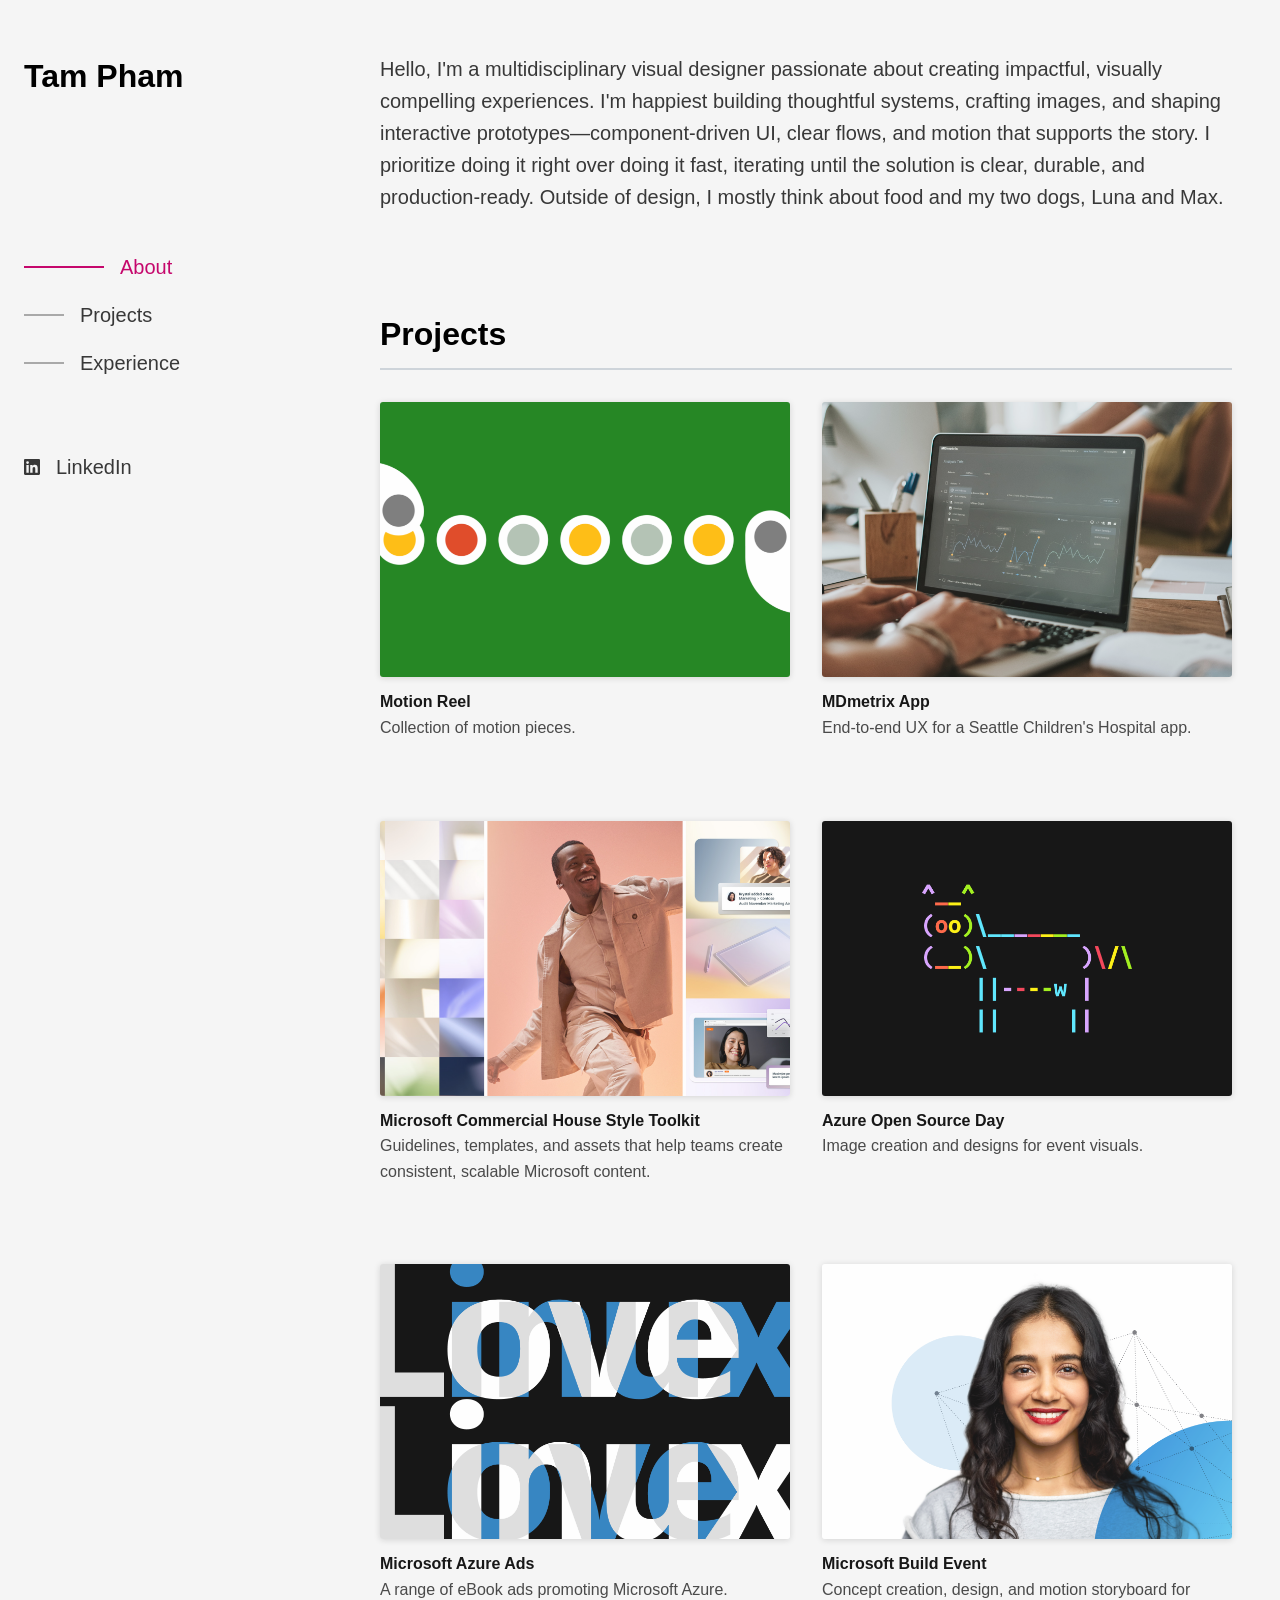
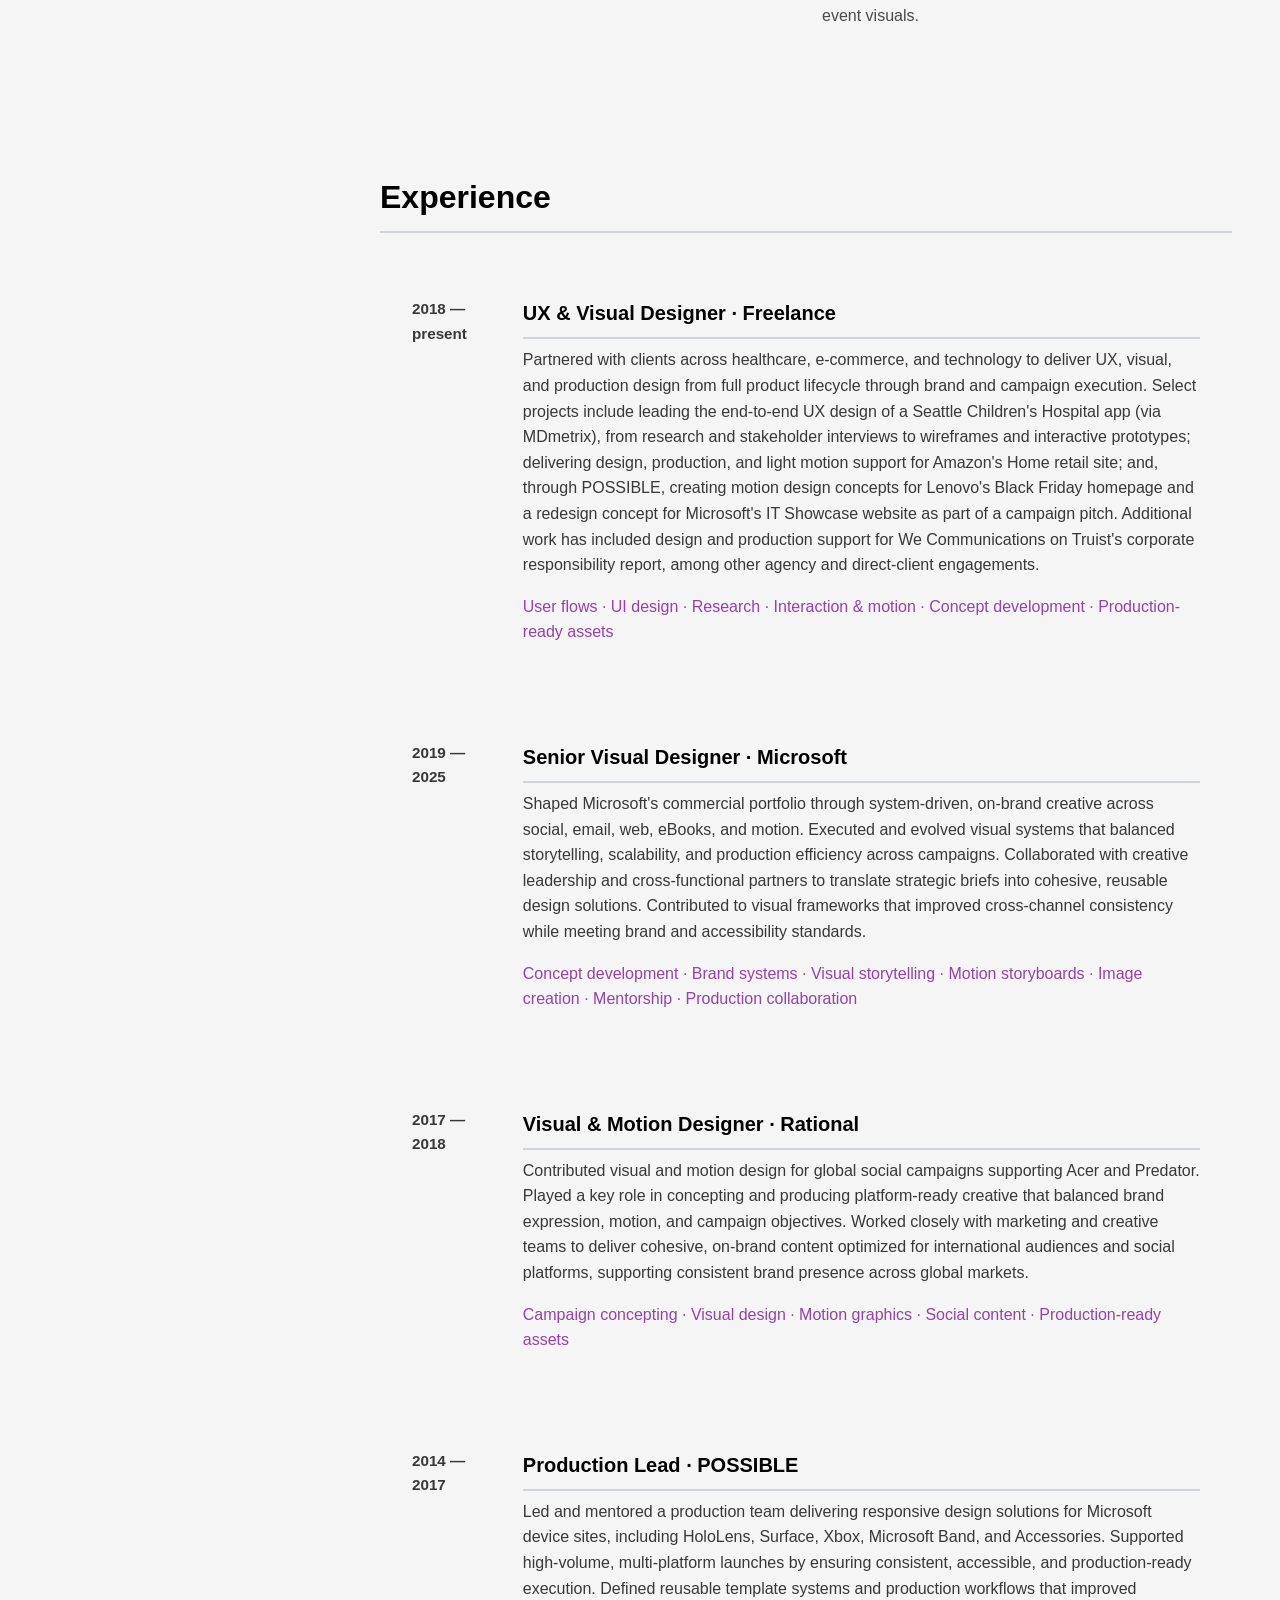
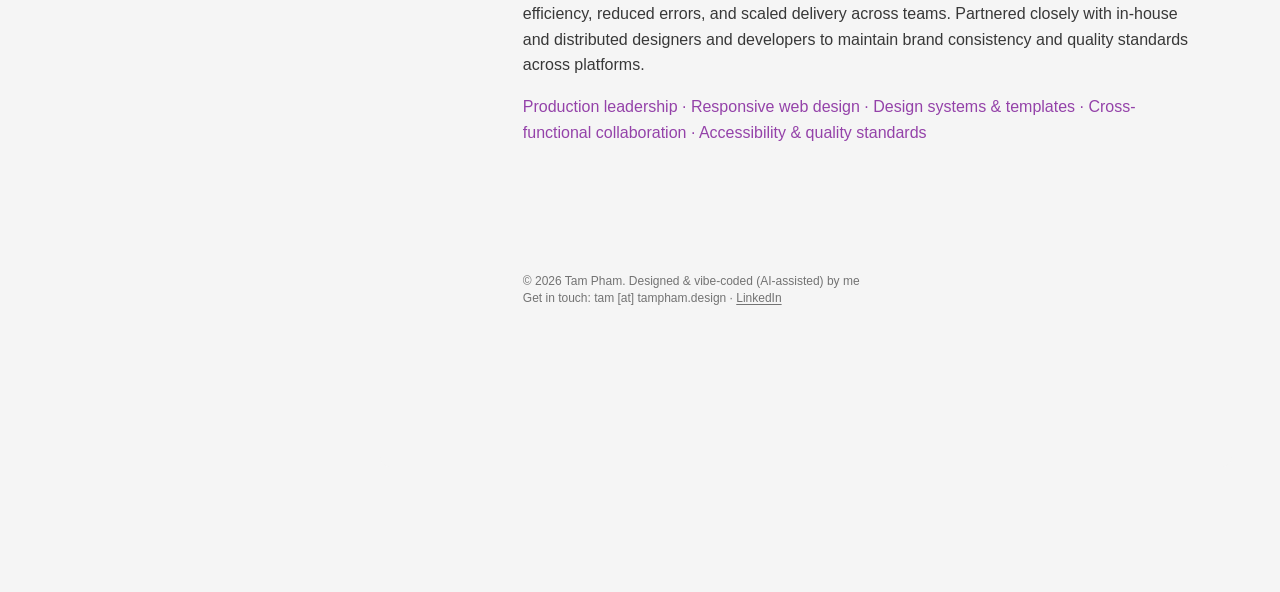
<file: index.html>
<!DOCTYPE html>
<html lang="en">

  <head>
  <meta charset="utf-8" />
  <meta name="viewport" content="width=device-width,initial-scale=1" />
  <title>Tam Pham — Portfolio</title>
    <!-- Favicon -->
  <link rel="icon" href="./favicon.ico" type="image/x-icon">


  <!-- Your stylesheet -->
  <link rel="stylesheet" href="./css/style.css">
  </head>
    
  <body>
  <div class="page-layout">
  <aside class="sidebar">
    <div class="sidebar-inner">
    <h1 class="logo"><a href="index.html">Tam Pham</a></h1>

      <!-- Hamburger button -->
      <button class="menu-toggle" aria-controls="site-nav" aria-expanded="false">
        <svg width="28" height="28" viewBox="0 0 24 24" aria-hidden="true">
          <rect x="3" y="6" width="18" height="2" rx="1"></rect>
          <rect x="3" y="11" width="18" height="2" rx="1"></rect>
          <rect x="3" y="16" width="18" height="2" rx="1"></rect>
        </svg>
      </button>

     <nav id="site-nav">
       <ul>
          <li><a href="#about">About</a></li>
          <li><a href="#projects">Projects</a></li>
          <li><a href="#experience">Experience</a></li>
       </ul>
<a href="https://www.linkedin.com/in/tam-pham-i-am"
  class="nav-linkedin"
  target="_blank"
  rel="noopener noreferrer"
>
  <svg
    class="icon-linkedin"
    xmlns="http://www.w3.org/2000/svg"
    viewBox="0 0 24 24"
    aria-hidden="true"
  >
    <path
      d="M20.45 20.45h-3.56v-5.57c0-1.33-.03-3.05-1.86-3.05-1.86 
         0-2.15 1.45-2.15 2.95v5.67H9.32V9h3.41v1.56h.05c.48-.9 
         1.66-1.86 3.42-1.86 3.66 0 4.34 2.41 4.34 5.54v6.21zM5.34 
         7.43a2.07 2.07 0 11-.01-4.14 2.07 2.07 0 01.01 4.14zm1.78 
         13.02H3.56V9h3.56v11.45zM22.22 0H1.78C.8 0 0 .78 0 1.72v20.55C0 
         23.22.8 24 1.78 24h20.44c.98 0 1.78-.78 1.78-1.73V1.72C24 
         .78 23.2 0 22.22 0z"
      fill="currentColor"
    />
  </svg>
  LinkedIn
</a>


     </nav>
     </div>
    </aside>

    <main>
    <section id="about" class="section">
      <p>Hello, I'm a multidisciplinary visual designer passionate about creating impactful, visually compelling experiences. 
        I'm happiest building thoughtful systems, crafting images, and shaping interactive prototypes—component-driven UI, 
        clear flows, and motion that supports the story. I prioritize doing it right over doing it fast, iterating until 
        the solution is clear, durable, and production-ready. Outside of design, I mostly think about food and my two dogs, Luna and Max.</p>
      </section>

      <section id="projects" class="section">
        <h2>Projects</h2>
        <div class="project-grid">

          <a href="./project_motion_reel.html" class="project-card">
          <img src="./assets/MotionReel_cover.png" alt="Motion Reel">
          <h4>Motion Reel</h4>
          <p>Collection of motion pieces.</p>
          </a>
          
          <a href="./project_mdmetrix.html" class="project-card">
          <img src="./assets/Mdmetrix_cover.jpg" alt="MDmetrix App">
          <h4>MDmetrix App</h4>
          <p>End-to-end UX for a Seattle Children's Hospital app.</p>
          </a>
          
          <a href="./project_ms_housestylekit.html" class="project-card">
          <img src="./assets/MS_CommercialHST_cover.jpg" alt="MS Commercial House Style Toolkit">
          <h4>Microsoft Commercial House Style Toolkit</h4>
          <p>Guidelines, templates, and assets that help teams create consistent, scalable Microsoft content.</p>
          </a>

          <a href="./project_ms_azopensource.html" class="project-card">
          <img src="./assets/AzureOpenSourceDay_cover.png" alt="Azure Open Source Day">
          <h4>Azure Open Source Day</h4>
          <p>Image creation and designs for event visuals.</p>
          </a>

         <a href="./project_ms_azure_ads.html" class="project-card">
          <img src="./assets/AZ_EbookAdInserts_covermain.png" alt="Microsoft Azure Ads">
          <h4>Microsoft Azure Ads</h4>
          <p>A range of eBook ads promoting Microsoft Azure.</p>
          </a>
          
          <a href="./project_ms_build.html" class="project-card">
          <img src="./assets/AZ_Build_cover.png" alt="Microsoft Build — Responsible Machine Learning">
          <h4>Microsoft Build Event</h4>
          <p>Concept creation, design, and motion storyboard for event visuals.</p>
          </a>
          
          
        </div>
      </section>

      <!-- EXPERIENCE -->
      <section id="experience" class="section">
        <h2>Experience</h2>

        <div class="experience-card">
          <div class="experience-date">
            <span>2018 — present</span>
          </div>

          <div class="experience-details">
            <h3>UX &amp; Visual Designer · Freelance</h3>
            <p>
              Partnered with clients across healthcare, e-commerce, and technology to deliver UX, visual, and production design 
              from full product lifecycle through brand and campaign execution. Select projects include leading the end-to-end 
              UX design of a Seattle Children's Hospital app (via MDmetrix), from research and stakeholder interviews to wireframes 
              and interactive prototypes; delivering design, production, and light motion support for Amazon's Home retail site; 
              and, through POSSIBLE, creating motion design concepts for Lenovo's Black Friday homepage and a redesign concept for 
              Microsoft's IT Showcase website as part of a campaign pitch. Additional work has included design and production 
              support for We Communications on Truist's corporate responsibility report, among other agency and direct-client engagements.</p>
            <ul class="skills">
              <li>User flows · UI design · Research · Interaction & motion · Concept development · Production-ready assets</li>
            </ul>
            </div>
        </div>
        
                <div class="experience-card">
          <div class="experience-date">
            <span>2019 — 2025</span>
          </div>
          
          <div class="experience-details">
            <h3>Senior Visual Designer · Microsoft</h3>
            <p>
              Shaped Microsoft's commercial portfolio through system-driven, on-brand
creative across social, email, web, eBooks, and motion. Executed and
evolved visual systems that balanced storytelling, scalability, and
production efficiency across campaigns. Collaborated with creative
leadership and cross-functional partners to translate strategic briefs into
cohesive, reusable design solutions. Contributed to visual frameworks that
improved cross-channel consistency while meeting brand and accessibility
standards.
            </p>
            <ul class="skills">
            <li>Concept development · Brand systems · Visual storytelling · Motion storyboards · Image creation · Mentorship · Production collaboration</li>
            </ul>
            </div>
        </div>

        <div class="experience-card">
          <div class="experience-date">
            <span>2017 — 2018</span>
          </div>
          <div class="experience-details">
            <h3>Visual &amp; Motion Designer · Rational</h3>
            <p>
            Contributed visual and motion design for global social campaigns supporting Acer and Predator. 
            Played a key role in concepting and producing platform-ready creative that balanced brand expression, 
            motion, and campaign objectives. Worked closely with marketing and creative teams to deliver cohesive, 
            on-brand content optimized for international audiences and social platforms, supporting consistent 
            brand presence across global markets.
            </p>
            <ul class="skills">
              <li>Campaign concepting · Visual design · Motion graphics · Social content · Production-ready assets</li>
            </ul>
          </div>
        </div>
        
                <div class="experience-card">
          <div class="experience-date">
            <span>2014 — 2017</span>
          </div>
          <div class="experience-details">
            <h3>Production Lead · POSSIBLE</h3>
            <p>
             Led and mentored a production team delivering responsive design solutions for Microsoft device sites, 
             including HoloLens, Surface, Xbox, Microsoft Band, and Accessories. Supported high-volume, multi-platform 
             launches by ensuring consistent, accessible, and production-ready execution. Defined reusable template 
             systems and production workflows that improved efficiency, reduced errors, and scaled delivery across 
             teams. Partnered closely with in-house and distributed designers and developers to maintain brand 
             consistency and quality standards across platforms.
            </p>
            <ul class="skills">
              <li>Production leadership · Responsive web design · Design systems & templates · Cross-functional collaboration · Accessibility & quality standards</li>
            </ul>

          <footer class="footnote">
          <div>© 2026 Tam Pham. Designed & vibe-coded (AI-assisted) by me</div>
          <div class="contact">
          Get in touch: tam [at] tampham.design ·
          <a href="https://www.linkedin.com/in/tam-pham-i-am" target="_blank" rel="noopener noreferrer">LinkedIn</a>
          </div>
          </footer>

          </div>
        </div>
      </section>

    </main>

  </div>

<button class="back-to-top" type="button" aria-label="Back to top">
  ↑ Top
</button>

<!-- JS at the very end so the DOM is loaded -->
<script>
  // ===== Cache DOM refs =====
  const sections   = document.querySelectorAll('section');
  const siteNav    = document.getElementById('site-nav');
  const menuToggle = document.querySelector('.menu-toggle');
  const navTopLinks = siteNav.querySelectorAll('ul > li > a'); // About, Projects, Experience

  // ===== Scroll handler: set active link =====
  function setActiveOnScroll() {
    let current = '';
    const offset = 120; // adjust if header height changes

    sections.forEach(section => {
      const sectionTop = section.offsetTop - offset;
      if (window.scrollY >= sectionTop) current = section.id;
    });

    navTopLinks.forEach(link => {
      link.classList.toggle('active', link.getAttribute('href') === `#${current}`);
    });
  }

  window.addEventListener('scroll', setActiveOnScroll, { passive: true });
  document.addEventListener('DOMContentLoaded', setActiveOnScroll);

  // ===== Mobile hamburger =====
  menuToggle.addEventListener('click', () => {
    siteNav.classList.toggle('active');
    const expanded = menuToggle.getAttribute('aria-expanded') === 'true';
    menuToggle.setAttribute('aria-expanded', String(!expanded));
  });

  // ===== Back to Top button =====
const backToTopBtn = document.querySelector('.back-to-top');

if (backToTopBtn) {
  const showAfter = 600; // px scrolled before showing

  function toggleBackToTop() {
    backToTopBtn.classList.toggle('is-visible', window.scrollY > showAfter);
  }

  window.addEventListener('scroll', toggleBackToTop, { passive: true });
  document.addEventListener('DOMContentLoaded', toggleBackToTop);

  backToTopBtn.addEventListener('click', () => {
    window.scrollTo({ top: 0, behavior: 'smooth' });
  });
}

  // Close menu after clicking a nav item (mobile)
  siteNav.querySelectorAll('a[href^="#"]').forEach(a => {
    a.addEventListener('click', () => {
      siteNav.classList.remove('active');
      menuToggle.setAttribute('aria-expanded', 'false');
    });
  });
</script>
    
  </body>
  
</html>
</file>
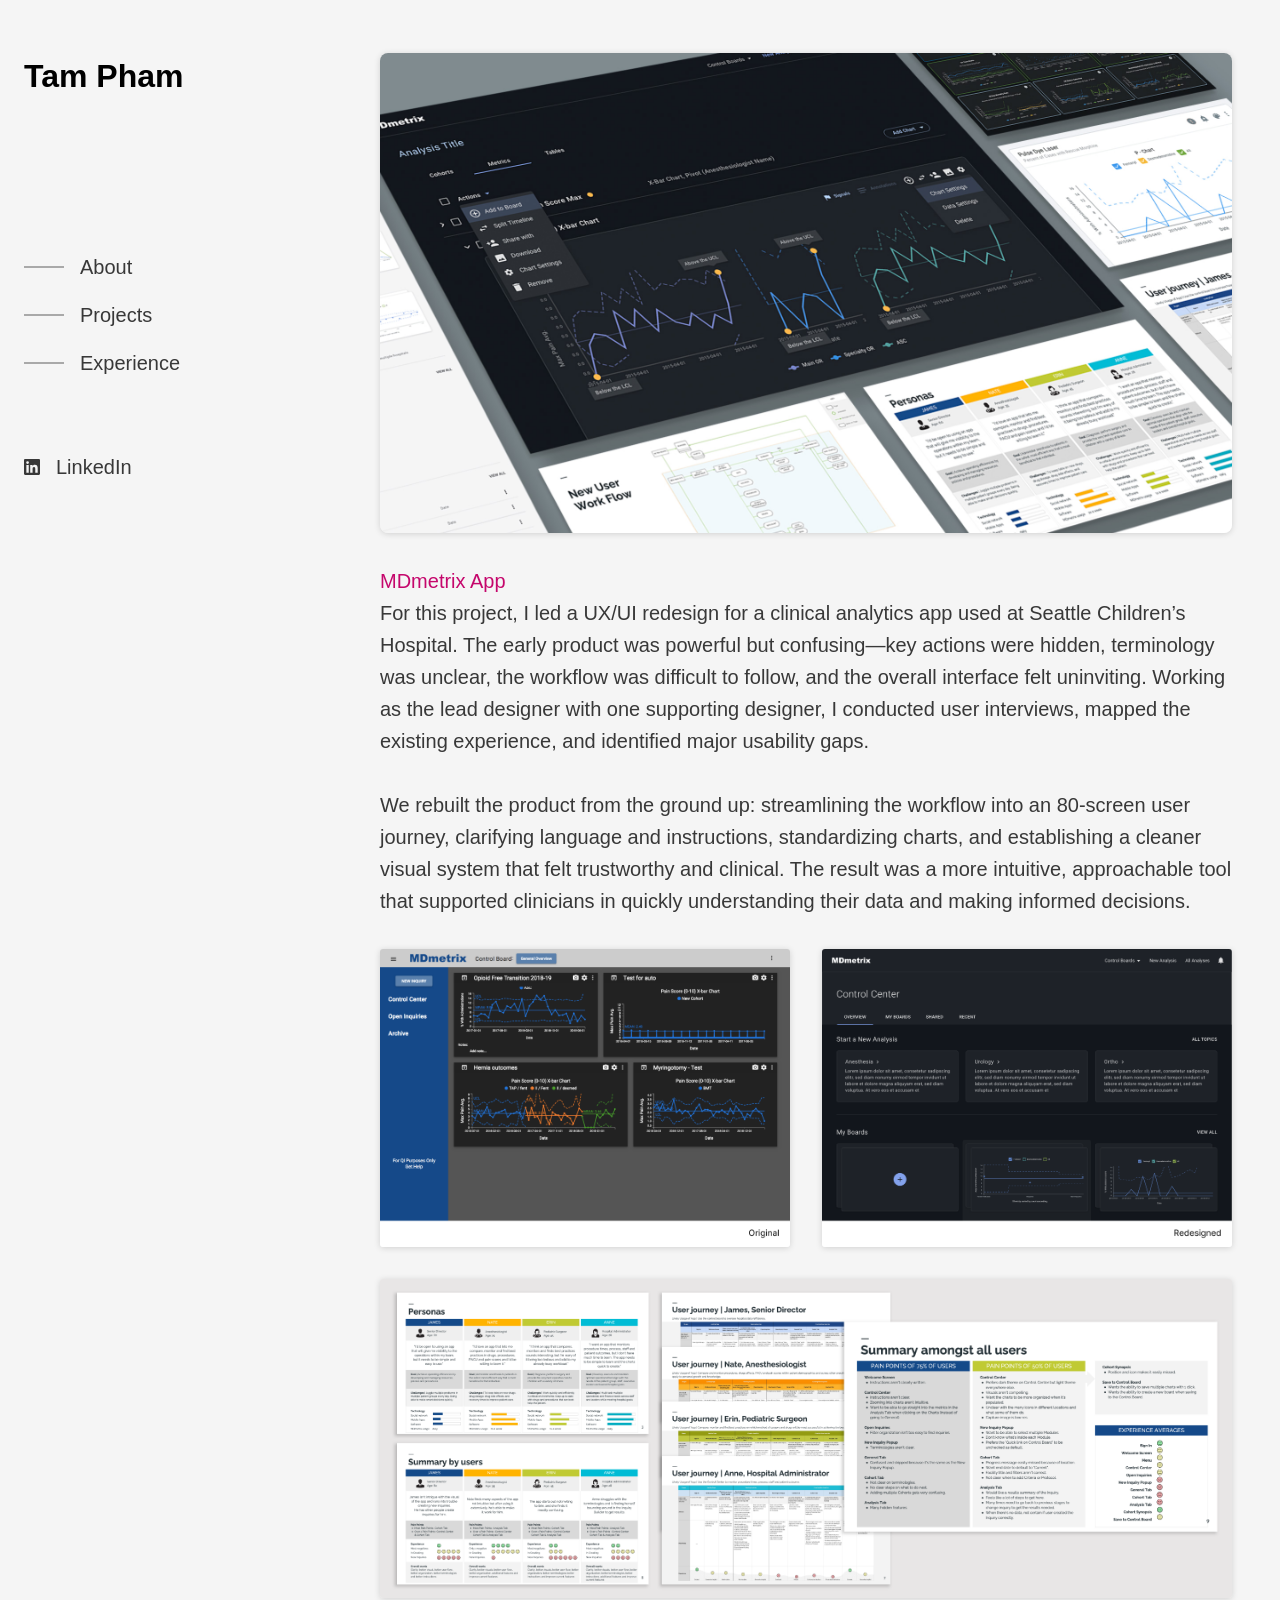
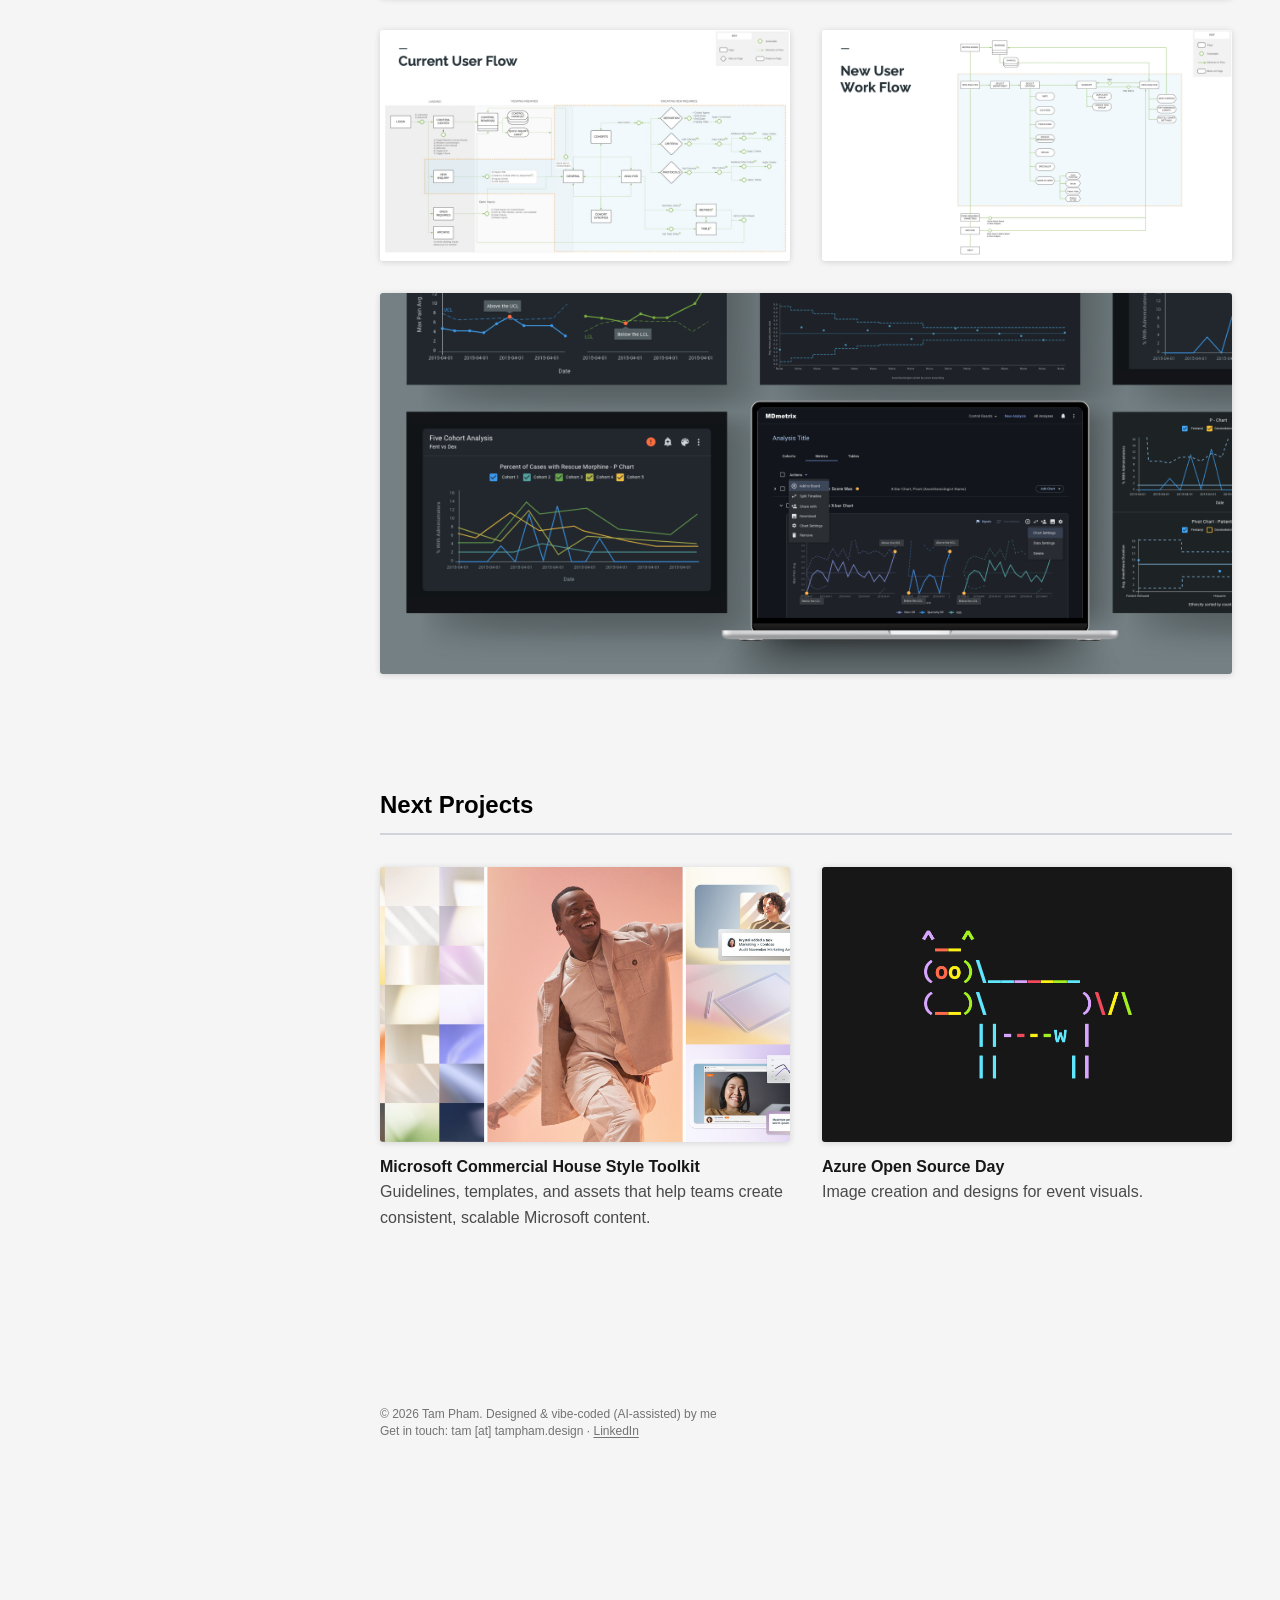
<file: project_mdmetrix.html>
<!DOCTYPE html>
<html lang="en">

  <head>
    <meta charset="utf-8" />
    <meta name="viewport" content="width=device-width,initial-scale=1" />
    <title>Tam Pham — Portfolio</title>
        <!-- Favicon -->
  <link rel="icon" href="./favicon.ico" type="image/x-icon">
    <!-- Your stylesheet -->
    <link rel="stylesheet" href="./css/style.css">
  </head>

  <body>
    <div class="page-layout">
      <aside class="sidebar">
        <div class="sidebar-inner">
          <h1 class="logo"><a href="index.html">Tam Pham</a></h1>

          <!-- Hamburger button -->
          <button class="menu-toggle" aria-controls="site-nav" aria-expanded="false">
            <svg width="28" height="28" viewBox="0 0 24 24" aria-hidden="true">
              <rect x="3" y="6" width="18" height="2" rx="1"></rect>
              <rect x="3" y="11" width="18" height="2" rx="1"></rect>
              <rect x="3" y="16" width="18" height="2" rx="1"></rect>
            </svg>
          </button>

          <nav id="site-nav">
            <ul>
              <li><a href="./index.html#about">About</a></li>
              <li><a href="./index.html#projects">Projects</a></li>
              <li><a href="./index.html#experience">Experience</a></li>
            </ul>
            <a href="https://www.linkedin.com/in/tam-pham-i-am"
  class="nav-linkedin"
  target="_blank"
  rel="noopener noreferrer"
>
  <svg
    class="icon-linkedin"
    xmlns="http://www.w3.org/2000/svg"
    viewBox="0 0 24 24"
    aria-hidden="true"
  >
    <path
      d="M20.45 20.45h-3.56v-5.57c0-1.33-.03-3.05-1.86-3.05-1.86 
         0-2.15 1.45-2.15 2.95v5.67H9.32V9h3.41v1.56h.05c.48-.9 
         1.66-1.86 3.42-1.86 3.66 0 4.34 2.41 4.34 5.54v6.21zM5.34 
         7.43a2.07 2.07 0 11-.01-4.14 2.07 2.07 0 01.01 4.14zm1.78 
         13.02H3.56V9h3.56v11.45zM22.22 0H1.78C.8 0 0 .78 0 1.72v20.55C0 
         23.22.8 24 1.78 24h20.44c.98 0 1.78-.78 1.78-1.73V1.72C24 
         .78 23.2 0 22.22 0z"
      fill="currentColor"
    />
  </svg>
  LinkedIn
</a>
          </nav>
        </div>
      </aside>

      <main class="content">
        <figure class="project-hero">
          <img src="./assets/MDmetrix_mockup1.jpg" alt="MDmetrix App hero image">
        </figure>
        <p><span class="highlight">MDmetrix App</span><br>
          For this project, I led a UX/UI redesign for a clinical analytics app used at Seattle Children’s 
          Hospital. The early product was powerful but confusing—key actions were hidden, terminology was unclear, 
          the workflow was difficult to follow, and the overall interface felt uninviting. Working as the lead 
          designer with one supporting designer, I conducted user interviews, mapped the existing experience, 
          and identified major usability gaps.
          <br><br>
          We rebuilt the product from the ground up: streamlining the workflow into an 80-screen user journey, 
          clarifying language and instructions, standardizing charts, and establishing a cleaner visual system 
          that felt trustworthy and clinical. The result was a more intuitive, approachable tool that supported 
          clinicians in quickly understanding their data and making informed decisions.
        </p>

        <section class="project-masonry">
          <figure class="m-item">
            <img src="./assets/MDmetrix_mockup2a.png" alt="..." loading="lazy">
          </figure>

          <figure class="m-item">
            <img src="./assets/MDmetrix_mockup2b.png" alt="..." loading="lazy">
          </figure>

          <figure class="m-item wide">
            <img src="./assets/MDmetrix_mockup2c.png" alt="..." loading="lazy">
          </figure>

          <figure class="m-item">
            <img src="./assets/MDmetrix_userflow_old.png" alt="..." loading="lazy">
          </figure>

          <figure class="m-item">
            <img src="./assets/MDmetrix_userflow_new.png" alt="..." loading="lazy">
          </figure>

          <figure class="m-item wide">
            <img src="./assets/MDmetrix_mockup2d.png" alt="..." loading="lazy">
          </figure>

        </section>

        <section id="projects" class="section">
          <h3>Next Projects</h3>
          <div class="project-grid">

          <a href="./project_ms_housestylekit.html" class="project-card">
          <img src="./assets/MS_CommercialHST_cover.jpg" alt="MS Commercial House Style Toolkit">
          <h4>Microsoft Commercial House Style Toolkit</h4>
          <p>Guidelines, templates, and assets that help teams create consistent, scalable Microsoft content.</p>
          </a>

          <a href="./project_ms_azopensource.html" class="project-card">
          <img src="./assets/AzureOpenSourceDay_cover.png" alt="Azure Open Source Day">
          <h4>Azure Open Source Day</h4>
          <p>Image creation and designs for event visuals.</p>
          </a>

          </div>
        </section>
        <footer class="footnote">
        <div>© 2026 Tam Pham. Designed & vibe-coded (AI-assisted) by me</div>

        <div class="contact">
        Get in touch: tam [at] tampham.design ·
        <a href="https://www.linkedin.com/in/tam-pham-i-am" target="_blank" rel="noopener noreferrer">LinkedIn</a>
        </div>
        </footer>

      </main>
    </div>
<button class="back-to-top" type="button" aria-label="Back to top">
  ↑ Top
</button>
    <!-- JS at the very end so the DOM is loaded -->
    <script>
      // ===== Cache DOM refs =====
      const sections = document.querySelectorAll('section');
      const siteNav = document.getElementById('site-nav');
      const menuToggle = document.querySelector('.menu-toggle');
      const navTopLinks = siteNav.querySelectorAll('ul > li > a'); // About, Projects, Experience

      // ===== Scroll handler: set active link =====
      function setActiveOnScroll() {
        let current = '';
        const offset = 120; // adjust if header height changes

        sections.forEach(section => {
          const sectionTop = section.offsetTop - offset;
          if (window.scrollY >= sectionTop) current = section.id;
        });

        navTopLinks.forEach(link => {
          link.classList.toggle('active', link.getAttribute('href') === `#${current}`);
        });
      }

      window.addEventListener('scroll', setActiveOnScroll, { passive: true });
      document.addEventListener('DOMContentLoaded', setActiveOnScroll);

      // ===== Mobile hamburger =====
      menuToggle.addEventListener('click', () => {
        siteNav.classList.toggle('active');
        const expanded = menuToggle.getAttribute('aria-expanded') === 'true';
        menuToggle.setAttribute('aria-expanded', String(!expanded));
      });

        // ===== Back to Top button =====
const backToTopBtn = document.querySelector('.back-to-top');

if (backToTopBtn) {
  const showAfter = 600; // px scrolled before showing

  function toggleBackToTop() {
    backToTopBtn.classList.toggle('is-visible', window.scrollY > showAfter);
  }

  window.addEventListener('scroll', toggleBackToTop, { passive: true });
  document.addEventListener('DOMContentLoaded', toggleBackToTop);

  backToTopBtn.addEventListener('click', () => {
    window.scrollTo({ top: 0, behavior: 'smooth' });
  });
}

      // Close menu after clicking a nav item (mobile)
      siteNav.querySelectorAll('a[href^="#"]').forEach(a => {
        a.addEventListener('click', () => {
          siteNav.classList.remove('active');
          menuToggle.setAttribute('aria-expanded', 'false');
        });
      });
    </script>

  </body>

</html>
</file>
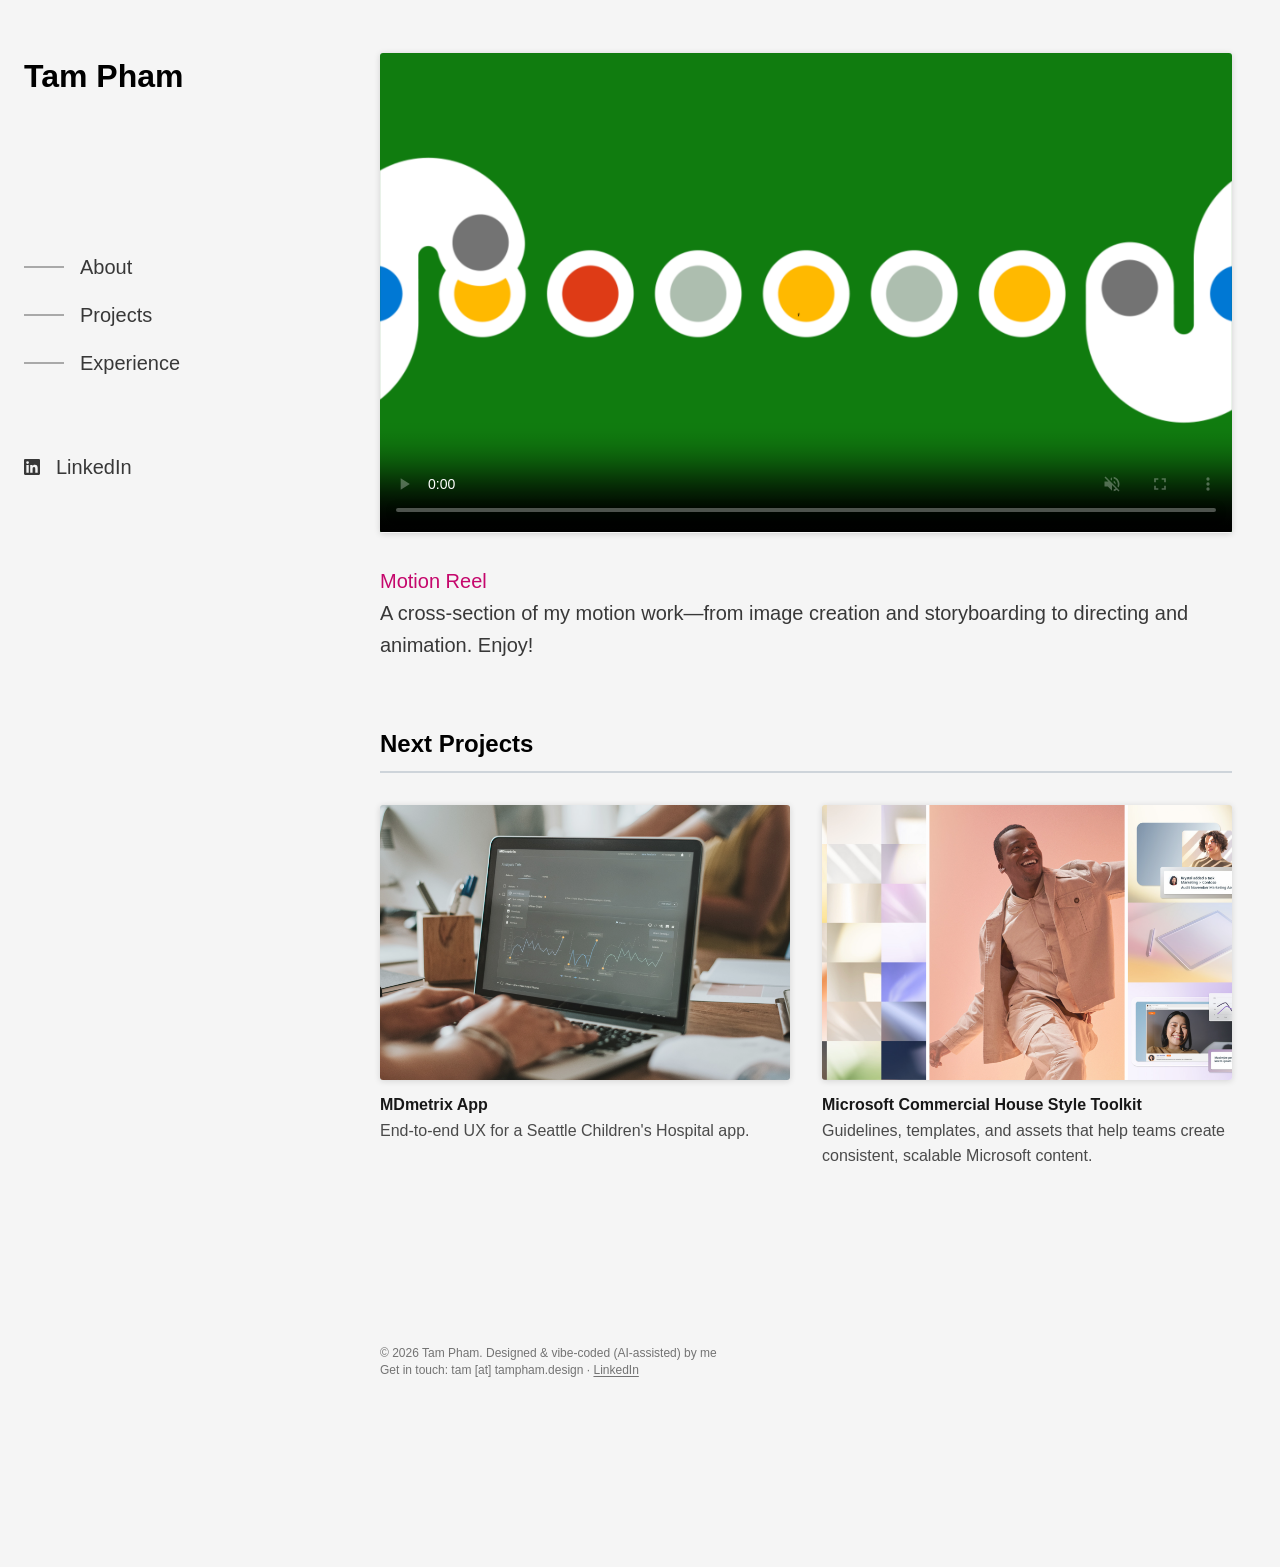
<file: project_motion_reel.html>
<!DOCTYPE html>
<html lang="en">

<head>
  <meta charset="utf-8" />
  <meta name="viewport" content="width=device-width,initial-scale=1" />
  <title>Tam Pham — Portfolio</title>
      <!-- Favicon -->
  <link rel="icon" href="./favicon.ico" type="image/x-icon">
  <link rel="stylesheet" href="./css/style.css">
</head>

<body>
  <div class="page-layout">

    <aside class="sidebar">
      <div class="sidebar-inner">

        <h1 class="logo"><a href="index.html">Tam Pham</a></h1>

        <!-- Hamburger button -->
        <button class="menu-toggle" aria-controls="site-nav" aria-expanded="false">
          <svg width="28" height="28" viewBox="0 0 24 24" aria-hidden="true">
            <rect x="3" y="6" width="18" height="2" rx="1"></rect>
            <rect x="3" y="11" width="18" height="2" rx="1"></rect>
            <rect x="3" y="16" width="18" height="2" rx="1"></rect>
          </svg>
        </button>

        <nav id="site-nav">
          <ul>
            <li><a href="./index.html#about">About</a></li>
            <li><a href="./index.html#projects">Projects</a></li>
            <li><a href="./index.html#experience">Experience</a></li>
          </ul>

          <a
            href="https://www.linkedin.com/in/tam-pham-i-am"
            class="nav-linkedin"
            target="_blank"
            rel="noopener noreferrer"
          >
            <svg
              class="icon-linkedin"
              xmlns="http://www.w3.org/2000/svg"
              viewBox="0 0 24 24"
              aria-hidden="true"
            >
              <path
                d="M20.45 20.45h-3.56v-5.57c0-1.33-.03-3.05-1.86-3.05-1.86 
                   0-2.15 1.45-2.15 2.95v5.67H9.32V9h3.41v1.56h.05c.48-.9 
                   1.66-1.86 3.42-1.86 3.66 0 4.34 2.41 4.34 5.54v6.21zM5.34 
                   7.43a2.07 2.07 0 11-.01-4.14 2.07 2.07 0 01.01 4.14zm1.78 
                   13.02H3.56V9h3.56v11.45zM22.22 0H1.78C.8 0 0 .78 0 1.72v20.55C0 
                   23.22.8 24 1.78 24h20.44c.98 0 1.78-.78 1.78-1.73V1.72C24 
                   .78 23.2 0 22.22 0z"
                fill="currentColor"
              />
            </svg>
            LinkedIn
          </a>

        </nav>
      </div>
    </aside>

    <!-- MAIN CONTENT -->
    <main class="content">

      <figure class="project-hero">
        <video
          class="hero-video"
        controls
        playsinline
        preload="metadata"
          poster="./assets/MotionReel_cover.png"
        >
          <source src="./assets/Motion_Reel_2025.mp4" type="video/mp4">
          <img src="./assets/MotionReel_cover.png" alt="Motion Reel hero image">
        </video>
      </figure>

      <p>
        <span class="highlight">Motion Reel</span><br>
        A cross-section of my motion work—from image creation and storyboarding to directing and animation. Enjoy!
      </p>
<br><br>

      <section id="projects" class="section">
        <h3>Next Projects</h3>

        <div class="project-grid">

          <a href="./project_mdmetrix.html" class="project-card">
          <img src="./assets/Mdmetrix_cover.jpg" alt="MDmetrix App">
          <h4>MDmetrix App</h4>
          <p>End-to-end UX for a Seattle Children's Hospital app.</p>
          </a>
          
          <a href="./project_ms_housestylekit.html" class="project-card">
          <img src="./assets/MS_CommercialHST_cover.jpg" alt="MS Commercial House Style Toolkit">
          <h4>Microsoft Commercial House Style Toolkit</h4>
          <p>Guidelines, templates, and assets that help teams create consistent, scalable Microsoft content.</p>
          </a>

        </div>
      </section>
      <footer class="footnote">
      <div>© 2026 Tam Pham. Designed & vibe-coded (AI-assisted) by me</div>

      <div class="contact">
      Get in touch: tam [at] tampham.design ·
      <a href="https://www.linkedin.com/in/tam-pham-i-am" target="_blank" rel="noopener noreferrer">LinkedIn</a>
      </div>
      </footer>
    </main>

  </div>

  <script>
// ================================
// NAV + SCROLL HIGHLIGHT
// ================================

// ===== Cache DOM refs =====
const sections   = document.querySelectorAll('section');
const siteNav    = document.getElementById('site-nav');
const menuToggle = document.querySelector('.menu-toggle');
const navTopLinks = siteNav ? siteNav.querySelectorAll('ul > li > a') : [];

// ===== Scroll handler: set active link =====
function setActiveOnScroll() {
  if (!sections.length || !navTopLinks.length) return;

  let current = '';
  const offset = 120; // adjust if header height changes

  sections.forEach(section => {
    const sectionTop = section.offsetTop - offset;
    if (window.scrollY >= sectionTop) current = section.id;
  });

  navTopLinks.forEach(link => {
    const href = link.getAttribute('href') || '';
    // For the homepage where links are like "#about"
    const isDirectAnchor = href.startsWith('#') && href === `#${current}`;
    // For subpages where links are like "index.html#about"
    const isIndexAnchor  = href.includes('#') && href.endsWith(`#${current}`);

    link.classList.toggle('active', isDirectAnchor || isIndexAnchor);
  });
}

window.addEventListener('scroll', setActiveOnScroll, { passive: true });
document.addEventListener('DOMContentLoaded', setActiveOnScroll);

// ===== Mobile hamburger =====
if (menuToggle && siteNav) {
  menuToggle.addEventListener('click', () => {
    siteNav.classList.toggle('active');
    const expanded = menuToggle.getAttribute('aria-expanded') === 'true';
    menuToggle.setAttribute('aria-expanded', String(!expanded));
  });

  // Close menu after clicking a nav item (mobile)
  siteNav.querySelectorAll('a[href^="#"]').forEach(a => {
    a.addEventListener('click', () => {
      siteNav.classList.remove('active');
      menuToggle.setAttribute('aria-expanded', 'false');
    });
  });
}

// ================================
// HERO VIDEO: autoplay when visible,
// pause briefly on last frame, then loop
// ================================
const heroVideo = document.querySelector('.hero-video');

if (heroVideo) {
  // Make sure it's muted & inline (good for mobile autoplay)
  heroVideo.muted = true;
  heroVideo.playsInline = true;

  const playThreshold = 0.6;      // 60% visible
  const pauseDuration = 1000;     // pause 1s on last frame
  let lastIntersectionRatio = 0;  // track visibility

  function safePlay() {
    const playPromise = heroVideo.play();
    if (playPromise && typeof playPromise.catch === 'function') {
      playPromise.catch(() => {
        // Autoplay might be blocked; silently ignore
      });
    }
  }

  // --- IntersectionObserver for visibility-based play/pause ---
  function handleVisibility(entries) {
    entries.forEach(entry => {
      if (entry.target !== heroVideo) return;

      lastIntersectionRatio = entry.intersectionRatio;

      if (entry.isIntersecting && entry.intersectionRatio >= playThreshold) {
        // If we're already at the very end, let the "ended" handler manage the restart
        const duration = heroVideo.duration;
        if (!isNaN(duration) && duration > 0) {
          const remaining = duration - heroVideo.currentTime;
          if (remaining < 0.15 || heroVideo.ended) {
            return;
          }
        }
        safePlay();
      } else {
        // Out of view → pause
        heroVideo.pause();
      }
    });
  }

  if ('IntersectionObserver' in window) {
    const observer = new IntersectionObserver(handleVisibility, {
      threshold: playThreshold
    });
    observer.observe(heroVideo);
  } else {
    // Fallback: just try to play once on load
    safePlay();
  }

  // --- Pause on the last frame, then loop after a delay ---
  heroVideo.addEventListener('ended', () => {
    const duration = heroVideo.duration;

    // Stick to the final frame visually
    if (!isNaN(duration) && duration > 0) {
      heroVideo.pause();
      heroVideo.currentTime = Math.max(duration - 0.01, 0);
    }

    // After a pause, restart *only if* it's still mostly visible
    setTimeout(() => {
      if (lastIntersectionRatio >= playThreshold) {
        heroVideo.currentTime = 0;
        safePlay();
      }
    }, pauseDuration);
  });
}

</script>


</body>
</html>
</file>
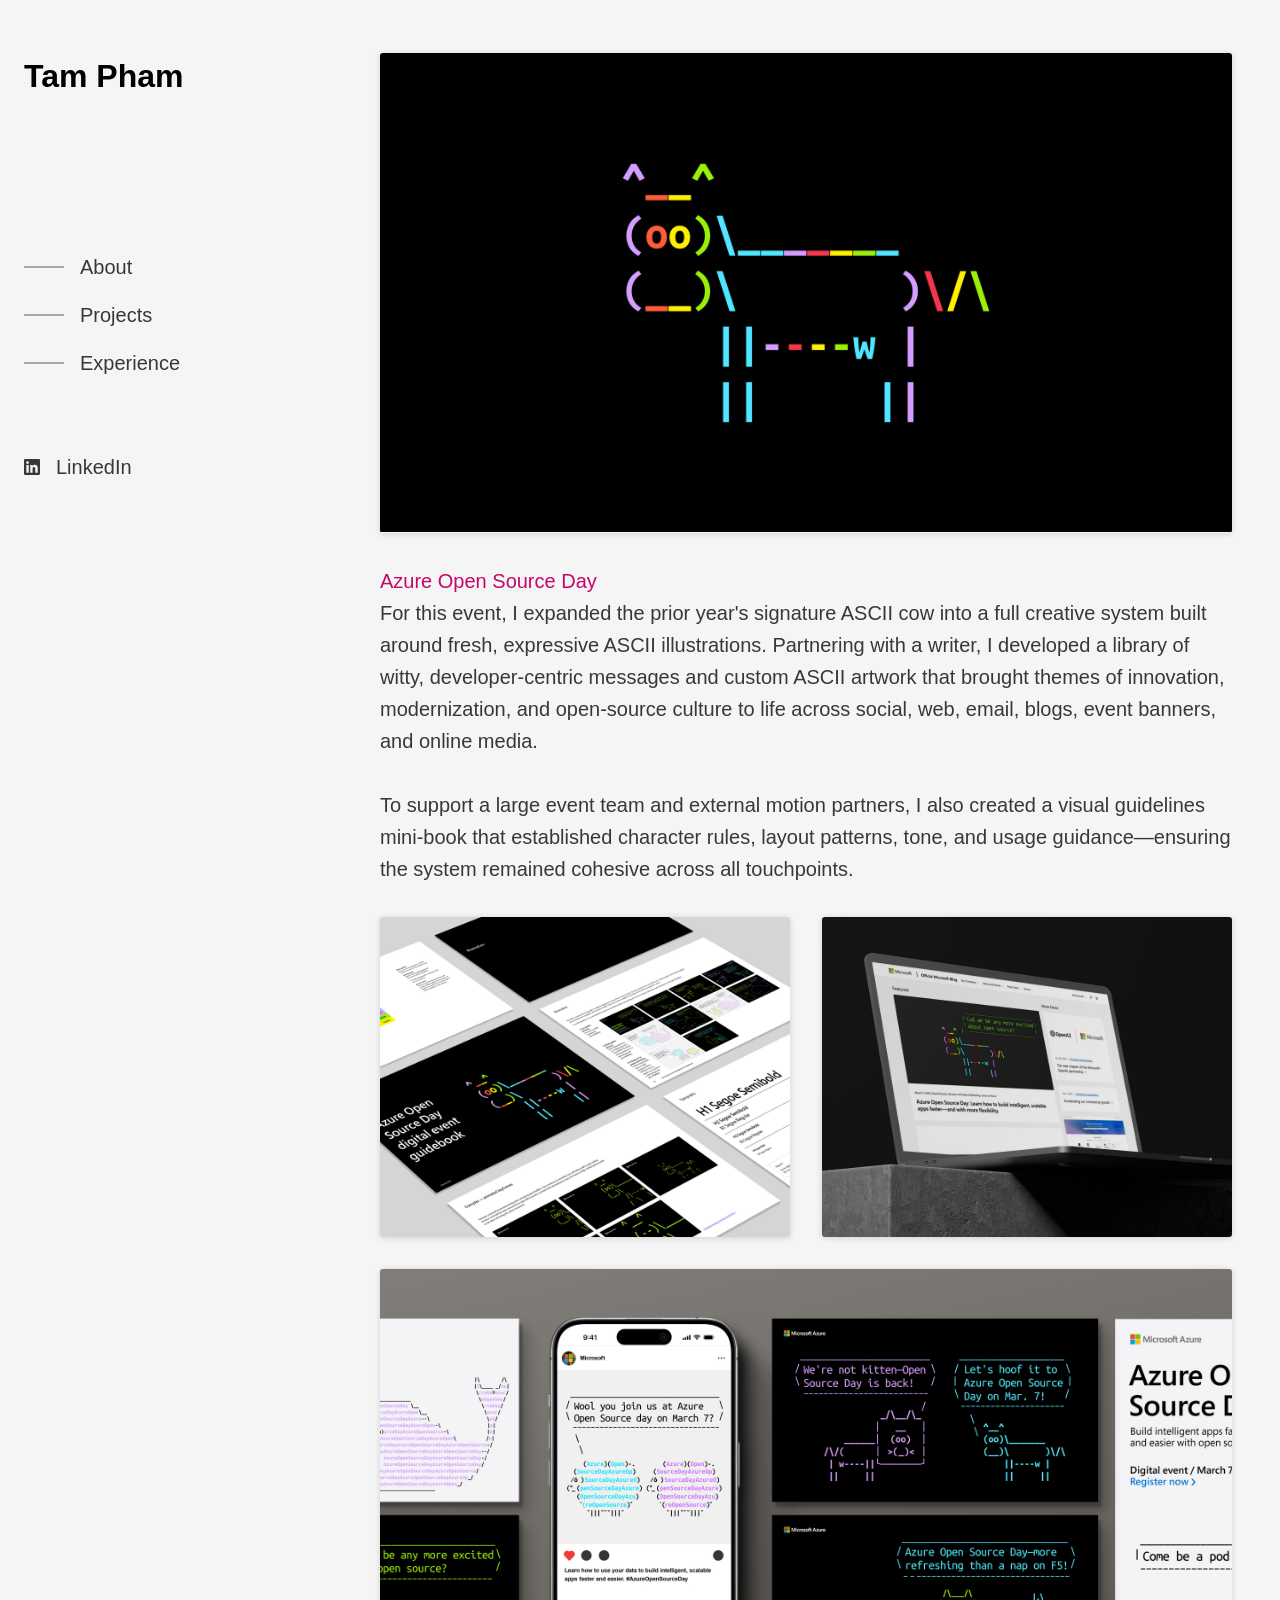
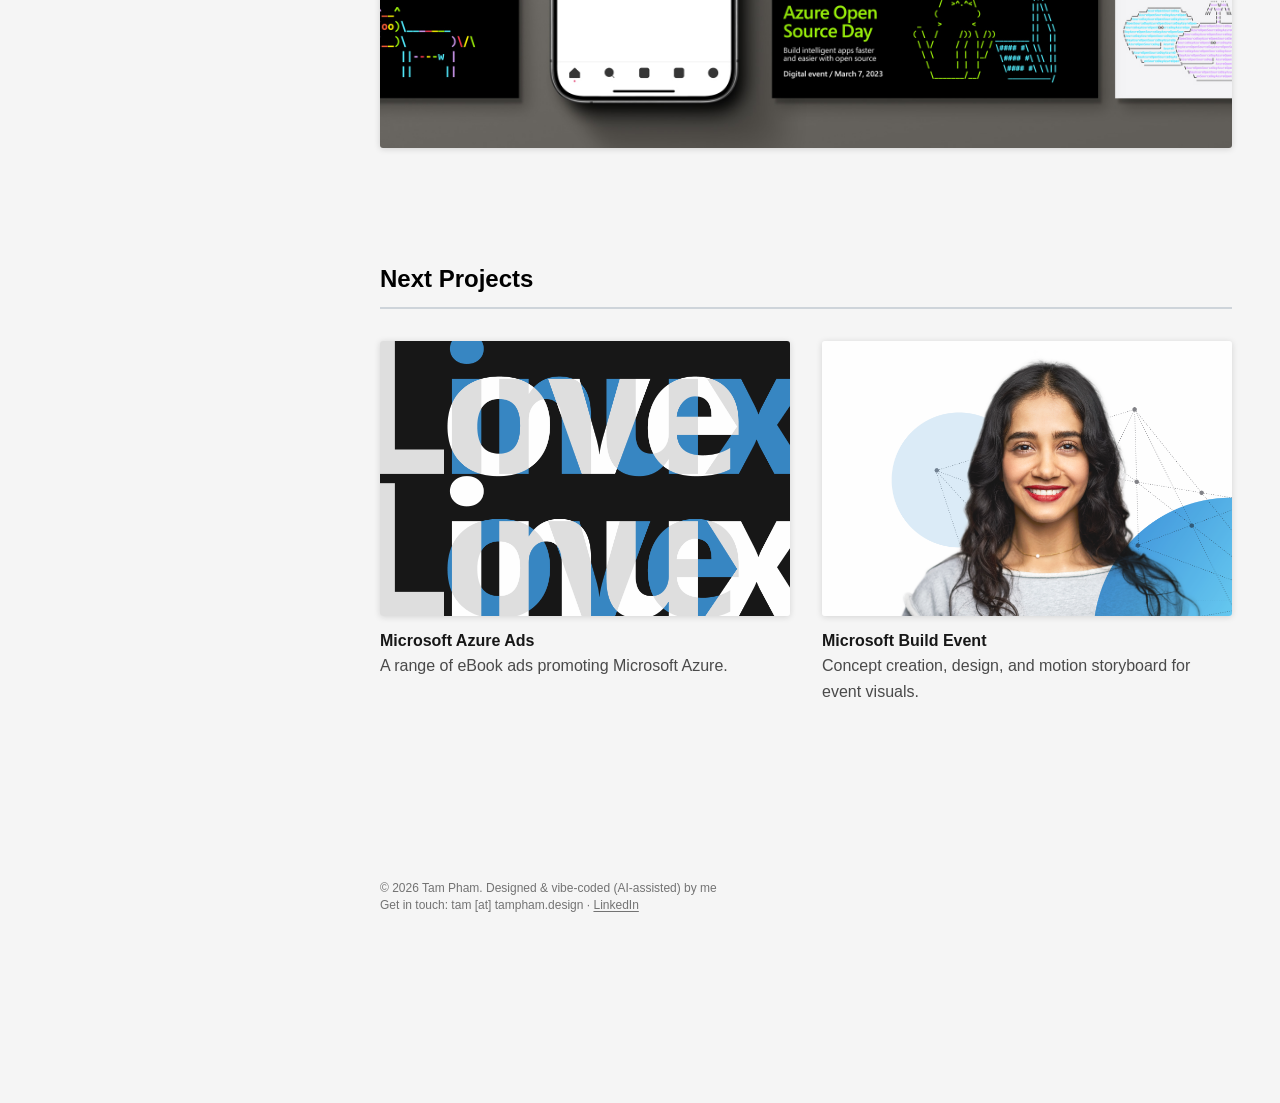
<file: project_ms_azopensource.html>
<!DOCTYPE html>
<html lang="en">

<head>
  <meta charset="utf-8" />
  <meta name="viewport" content="width=device-width,initial-scale=1" />
  <title>Tam Pham — Portfolio</title>
      <!-- Favicon -->
  <link rel="icon" href="./favicon.ico" type="image/x-icon">
  <link rel="stylesheet" href="./css/style.css">
</head>

<body>
  <div class="page-layout">

    <aside class="sidebar">
      <div class="sidebar-inner">

        <h1 class="logo"><a href="index.html">Tam Pham</a></h1>

        <!-- Hamburger button -->
        <button class="menu-toggle" aria-controls="site-nav" aria-expanded="false">
          <svg width="28" height="28" viewBox="0 0 24 24" aria-hidden="true">
            <rect x="3" y="6" width="18" height="2" rx="1"></rect>
            <rect x="3" y="11" width="18" height="2" rx="1"></rect>
            <rect x="3" y="16" width="18" height="2" rx="1"></rect>
          </svg>
        </button>

        <nav id="site-nav">
          <ul>
            <li><a href="./index.html#about">About</a></li>
            <li><a href="./index.html#projects">Projects</a></li>
            <li><a href="./index.html#experience">Experience</a></li>
          </ul>

          <a
            href="https://www.linkedin.com/in/tam-pham-i-am"
            class="nav-linkedin"
            target="_blank"
            rel="noopener noreferrer"
          >
            <svg
              class="icon-linkedin"
              xmlns="http://www.w3.org/2000/svg"
              viewBox="0 0 24 24"
              aria-hidden="true"
            >
              <path
                d="M20.45 20.45h-3.56v-5.57c0-1.33-.03-3.05-1.86-3.05-1.86 
                   0-2.15 1.45-2.15 2.95v5.67H9.32V9h3.41v1.56h.05c.48-.9 
                   1.66-1.86 3.42-1.86 3.66 0 4.34 2.41 4.34 5.54v6.21zM5.34 
                   7.43a2.07 2.07 0 11-.01-4.14 2.07 2.07 0 01.01 4.14zm1.78 
                   13.02H3.56V9h3.56v11.45zM22.22 0H1.78C.8 0 0 .78 0 1.72v20.55C0 
                   23.22.8 24 1.78 24h20.44c.98 0 1.78-.78 1.78-1.73V1.72C24 
                   .78 23.2 0 22.22 0z"
                fill="currentColor"
              />
            </svg>
            LinkedIn
          </a>

        </nav>
      </div>
    </aside>

    <!-- MAIN CONTENT -->
    <main class="content">

      <figure class="project-hero">
        <video
          class="hero-video"
          playsinline
          muted
          preload="auto"
          poster="./assets/AzureOpenSourceDay_cover.png"
        >
          <source src="./assets/Azure_OpenSourceDay.mp4" type="video/mp4">
          <img src="./assets/AzureOpenSourceDay_cover.png" alt="Azure Open Source Day hero image">
        </video>
      </figure>

      <p>
        <span class="highlight">Azure Open Source Day</span><br>
      For this event, I expanded the prior year's signature ASCII cow into a full creative 
      system built around fresh, expressive ASCII illustrations. Partnering with a writer, I developed 
      a library of witty, developer-centric messages and custom ASCII artwork that brought themes of 
      innovation, modernization, and open-source culture to life across social, web, email, blogs, 
      event banners, and online media.<br><br>
      To support a large event team and external motion partners, I also created a visual guidelines 
      mini-book that established character rules, layout patterns, tone, and usage guidance—ensuring 
      the system remained cohesive across all touchpoints.
      </p>

      <section class="project-masonry">
        <figure class="m-item">
          <img src="./assets/Azure_OpenSourceDay_mockup2.jpg" alt="Azure Open Source Day digital event guidebook" loading="lazy">
        </figure>

        <figure class="m-item">
          <img src="./assets/Azure_OpenSourceDay_mockup3.jpg" alt="Azure Open Source Day blog image" loading="lazy">
        </figure>

        <figure class="m-item wide">
          <img src="./assets/Azure_OpenSourceDay_mockup4.jpg" alt="Azure Open Source Day compilation of works" loading="lazy">
        </figure>

      </section>

      <section id="projects" class="section">
        <h3>Next Projects</h3>

        <div class="project-grid">

         <a href="./project_ms_azure_ads.html" class="project-card">
          <img src="./assets/AZ_EbookAdInserts_covermain.png" alt="Microsoft Azure Ads">
          <h4>Microsoft Azure Ads</h4>
          <p>A range of eBook ads promoting Microsoft Azure.</p>
          </a>
          
          <a href="./project_ms_build.html" class="project-card">
          <img src="./assets/AZ_Build_cover.png" alt="Microsoft Build — Responsible Machine Learning">
          <h4>Microsoft Build Event</h4>
          <p>Concept creation, design, and motion storyboard for event visuals.</p>
          </a>

        </div>
      </section>
      <footer class="footnote">
      <div>© 2026 Tam Pham. Designed & vibe-coded (AI-assisted) by me</div>

      <div class="contact">
      Get in touch: tam [at] tampham.design ·
      <a href="https://www.linkedin.com/in/tam-pham-i-am" target="_blank" rel="noopener noreferrer">LinkedIn</a>
      </div>
      </footer>
    </main>

  </div>
  
<button class="back-to-top" type="button" aria-label="Back to top">
  ↑ Top
</button>
  <script>
// ================================
// NAV + SCROLL HIGHLIGHT
// ================================

// ===== Cache DOM refs =====
const sections   = document.querySelectorAll('section');
const siteNav    = document.getElementById('site-nav');
const menuToggle = document.querySelector('.menu-toggle');
const navTopLinks = siteNav ? siteNav.querySelectorAll('ul > li > a') : [];

// ===== Scroll handler: set active link =====
function setActiveOnScroll() {
  if (!sections.length || !navTopLinks.length) return;

  let current = '';
  const offset = 120; // adjust if header height changes

  sections.forEach(section => {
    const sectionTop = section.offsetTop - offset;
    if (window.scrollY >= sectionTop) current = section.id;
  });

  navTopLinks.forEach(link => {
    const href = link.getAttribute('href') || '';
    // For the homepage where links are like "#about"
    const isDirectAnchor = href.startsWith('#') && href === `#${current}`;
    // For subpages where links are like "index.html#about"
    const isIndexAnchor  = href.includes('#') && href.endsWith(`#${current}`);

    link.classList.toggle('active', isDirectAnchor || isIndexAnchor);
  });
}

window.addEventListener('scroll', setActiveOnScroll, { passive: true });
document.addEventListener('DOMContentLoaded', setActiveOnScroll);

// ===== Mobile hamburger =====
if (menuToggle && siteNav) {
  menuToggle.addEventListener('click', () => {
    siteNav.classList.toggle('active');
    const expanded = menuToggle.getAttribute('aria-expanded') === 'true';
    menuToggle.setAttribute('aria-expanded', String(!expanded));
  });

  // Close menu after clicking a nav item (mobile)
  siteNav.querySelectorAll('a[href^="#"]').forEach(a => {
    a.addEventListener('click', () => {
      siteNav.classList.remove('active');
      menuToggle.setAttribute('aria-expanded', 'false');
    });
  });
}
  // ===== Back to Top button =====
const backToTopBtn = document.querySelector('.back-to-top');

if (backToTopBtn) {
  const showAfter = 600; // px scrolled before showing

  function toggleBackToTop() {
    backToTopBtn.classList.toggle('is-visible', window.scrollY > showAfter);
  }

  window.addEventListener('scroll', toggleBackToTop, { passive: true });
  document.addEventListener('DOMContentLoaded', toggleBackToTop);

  backToTopBtn.addEventListener('click', () => {
    window.scrollTo({ top: 0, behavior: 'smooth' });
  });
}

// ================================
// HERO VIDEO: autoplay when visible,
// pause briefly on last frame, then loop
// ================================
const heroVideo = document.querySelector('.hero-video');

if (heroVideo) {
  // Make sure it's muted & inline (good for mobile autoplay)
  heroVideo.muted = true;
  heroVideo.playsInline = true;

  const playThreshold = 0.6;      // 60% visible
  const pauseDuration = 1000;     // pause 1s on last frame
  let lastIntersectionRatio = 0;  // track visibility

  function safePlay() {
    const playPromise = heroVideo.play();
    if (playPromise && typeof playPromise.catch === 'function') {
      playPromise.catch(() => {
        // Autoplay might be blocked; silently ignore
      });
    }
  }

  // --- IntersectionObserver for visibility-based play/pause ---
  function handleVisibility(entries) {
    entries.forEach(entry => {
      if (entry.target !== heroVideo) return;

      lastIntersectionRatio = entry.intersectionRatio;

      if (entry.isIntersecting && entry.intersectionRatio >= playThreshold) {
        // If we're already at the very end, let the "ended" handler manage the restart
        const duration = heroVideo.duration;
        if (!isNaN(duration) && duration > 0) {
          const remaining = duration - heroVideo.currentTime;
          if (remaining < 0.15 || heroVideo.ended) {
            return;
          }
        }
        safePlay();
      } else {
        // Out of view → pause
        heroVideo.pause();
      }
    });
  }

  if ('IntersectionObserver' in window) {
    const observer = new IntersectionObserver(handleVisibility, {
      threshold: playThreshold
    });
    observer.observe(heroVideo);
  } else {
    // Fallback: just try to play once on load
    safePlay();
  }

  // --- Pause on the last frame, then loop after a delay ---
  heroVideo.addEventListener('ended', () => {
    const duration = heroVideo.duration;

    // Stick to the final frame visually
    if (!isNaN(duration) && duration > 0) {
      heroVideo.pause();
      heroVideo.currentTime = Math.max(duration - 0.01, 0);
    }

    // After a pause, restart *only if* it's still mostly visible
    setTimeout(() => {
      if (lastIntersectionRatio >= playThreshold) {
        heroVideo.currentTime = 0;
        safePlay();
      }
    }, pauseDuration);
  });
}

</script>


</body>
</html>
</file>
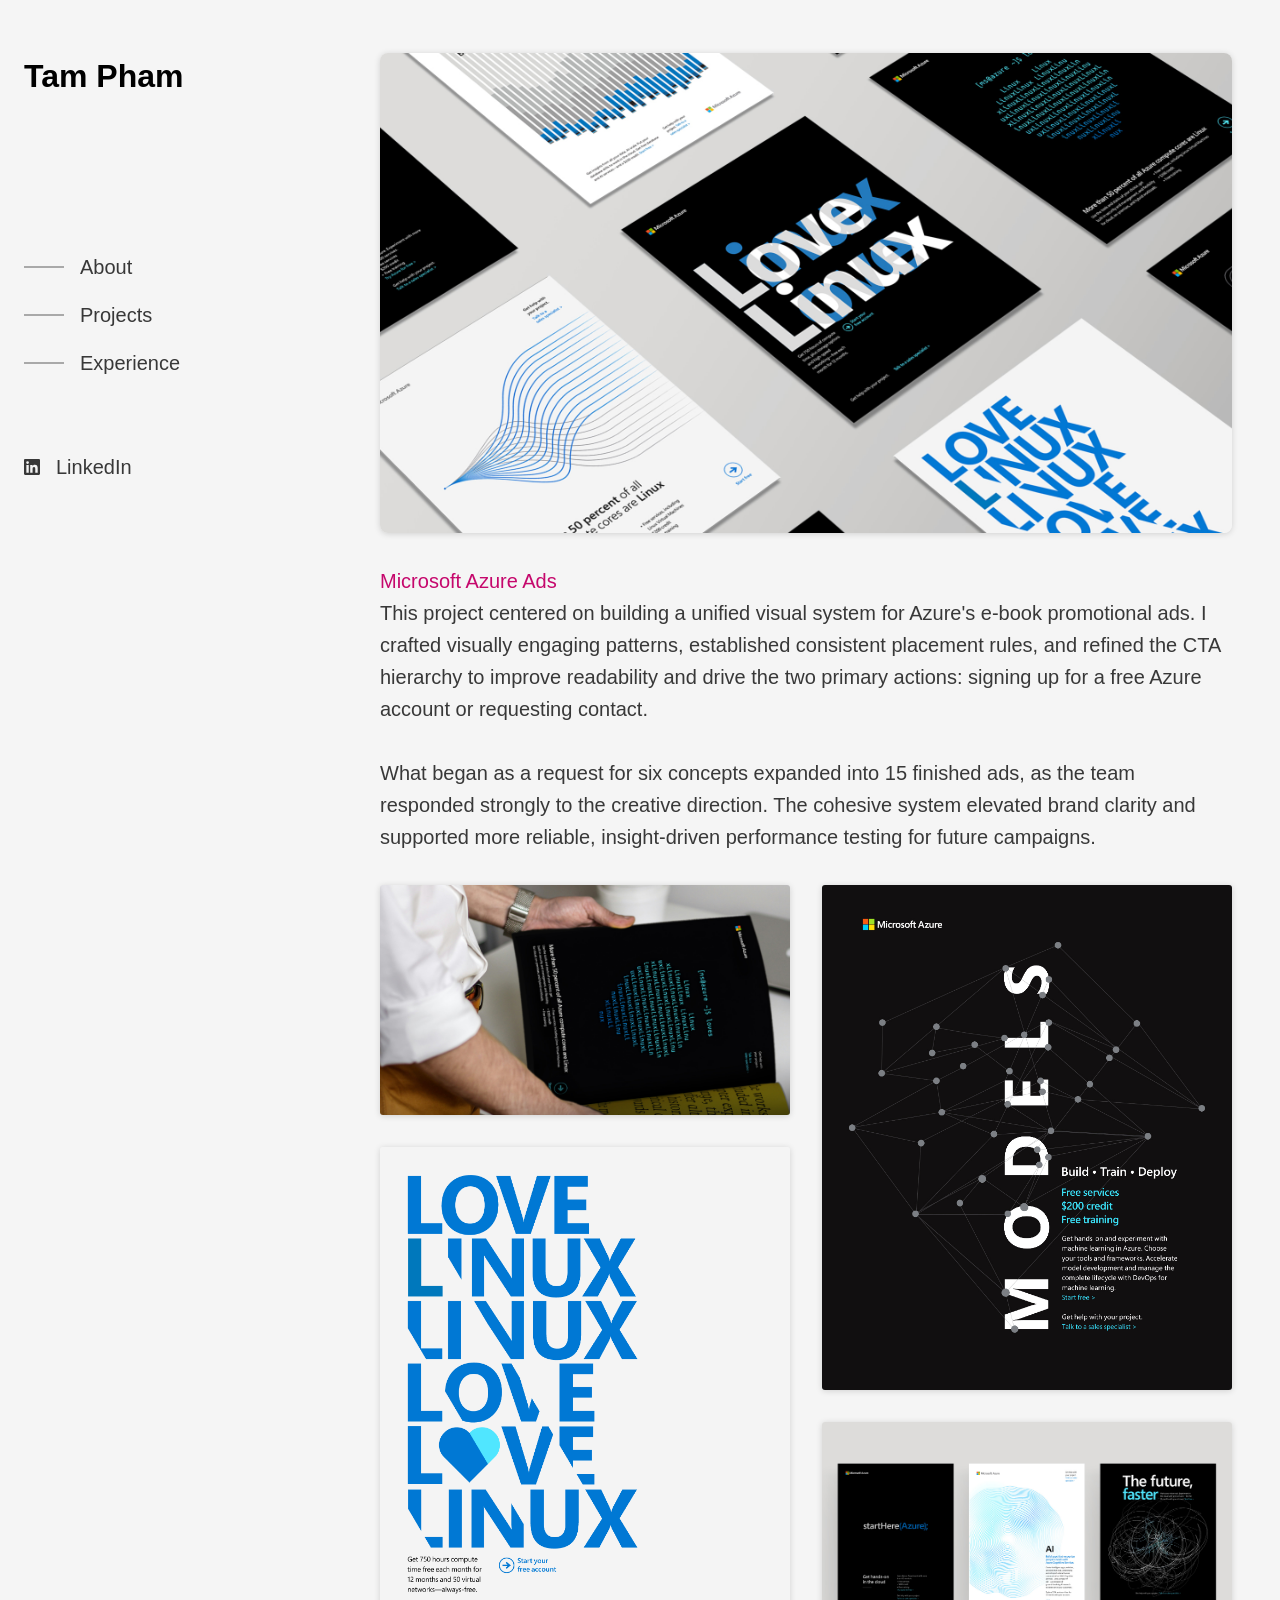
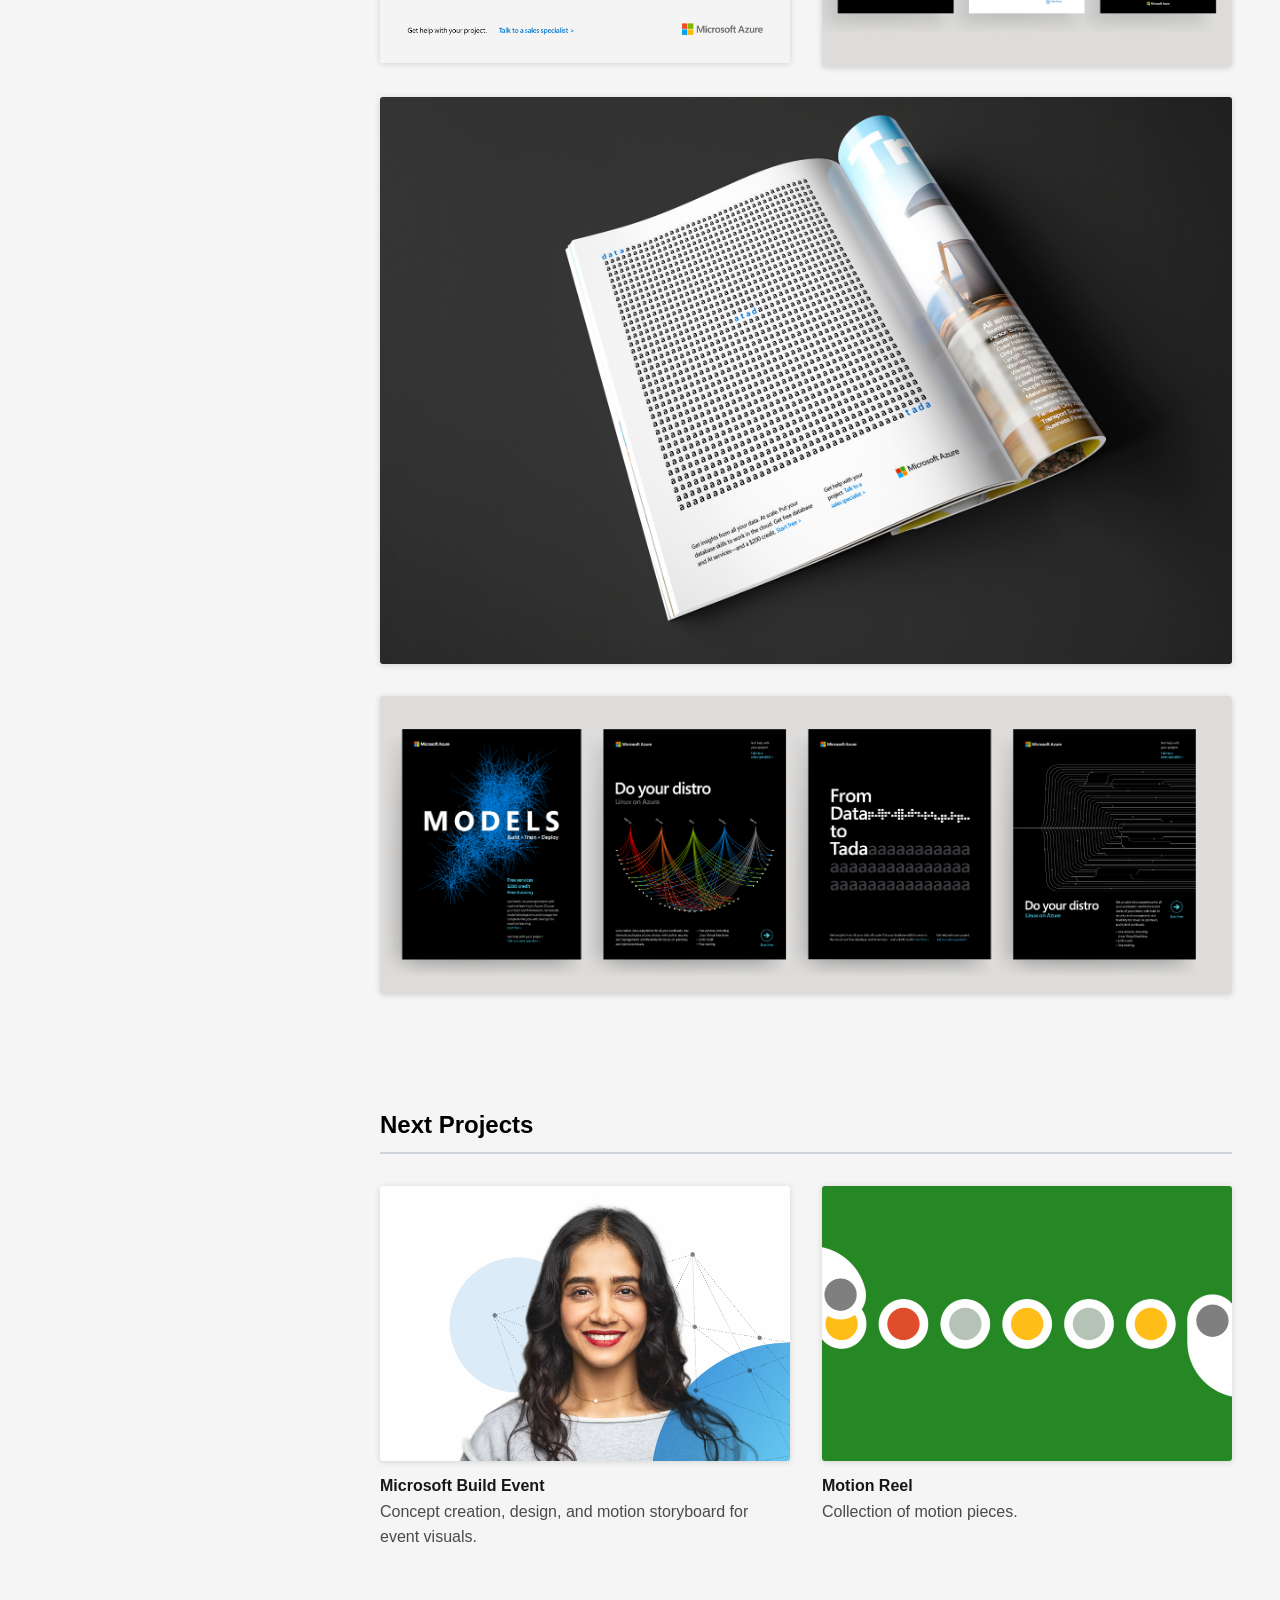
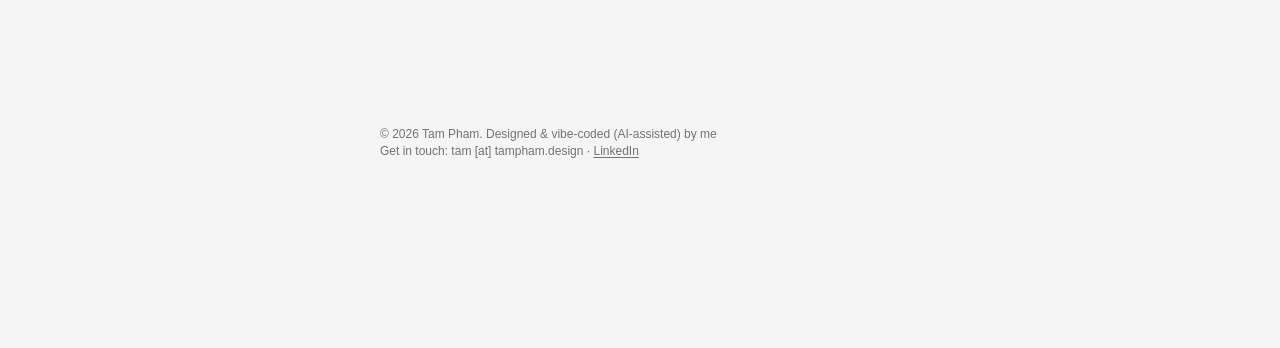
<file: project_ms_azure_ads.html>
<!DOCTYPE html>
<html lang="en">

  <head>
    <meta charset="utf-8" />
    <meta name="viewport" content="width=device-width,initial-scale=1" />
    <title>Tam Pham — Portfolio</title>
        <!-- Favicon -->
  <link rel="icon" href="./favicon.ico" type="image/x-icon">
    <!-- Your stylesheet -->
    <link rel="stylesheet" href="./css/style.css">
  </head>

  <body>
    <div class="page-layout">
      <aside class="sidebar">
        <div class="sidebar-inner">
          <h1 class="logo"><a href="index.html">Tam Pham</a></h1>

          <!-- Hamburger button -->
          <button class="menu-toggle" aria-controls="site-nav" aria-expanded="false">
            <svg width="28" height="28" viewBox="0 0 24 24" aria-hidden="true">
              <rect x="3" y="6" width="18" height="2" rx="1"></rect>
              <rect x="3" y="11" width="18" height="2" rx="1"></rect>
              <rect x="3" y="16" width="18" height="2" rx="1"></rect>
            </svg>
          </button>

          <nav id="site-nav">
            <ul>
              <li><a href="./index.html#about">About</a></li>
              <li><a href="./index.html#projects">Projects</a></li>
              <li><a href="./index.html#experience">Experience</a></li>
            </ul>
            <a href="https://www.linkedin.com/in/tam-pham-i-am"
  class="nav-linkedin"
  target="_blank"
  rel="noopener noreferrer"
>
  <svg
    class="icon-linkedin"
    xmlns="http://www.w3.org/2000/svg"
    viewBox="0 0 24 24"
    aria-hidden="true"
  >
    <path
      d="M20.45 20.45h-3.56v-5.57c0-1.33-.03-3.05-1.86-3.05-1.86 
         0-2.15 1.45-2.15 2.95v5.67H9.32V9h3.41v1.56h.05c.48-.9 
         1.66-1.86 3.42-1.86 3.66 0 4.34 2.41 4.34 5.54v6.21zM5.34 
         7.43a2.07 2.07 0 11-.01-4.14 2.07 2.07 0 01.01 4.14zm1.78 
         13.02H3.56V9h3.56v11.45zM22.22 0H1.78C.8 0 0 .78 0 1.72v20.55C0 
         23.22.8 24 1.78 24h20.44c.98 0 1.78-.78 1.78-1.73V1.72C24 
         .78 23.2 0 22.22 0z"
      fill="currentColor"
    />
  </svg>
  LinkedIn
</a>
          </nav>
        </div>
      </aside>

      <main class="content">
        <figure class="project-hero">
          <img src="./assets/MS_Azure_Ad_cover.jpg" alt="Microsoft Azure Ads hero image">
        </figure>
        <p><span class="highlight">Microsoft Azure Ads</span><br>
          This project centered on building a unified 
          visual system for Azure's e-book promotional ads. I crafted visually engaging patterns, established 
          consistent placement rules, and refined the CTA hierarchy to improve readability and drive the 
          two primary actions: signing up for a free Azure account or requesting contact.
          <br><br>
          What began as a request for six concepts expanded into 15 finished ads, as the team responded 
          strongly to the creative direction. The cohesive system elevated brand clarity and supported more 
          reliable, insight-driven performance testing for future campaigns.
        </p>

        <section class="project-masonry">
          <figure class="m-item">
            <img src="./assets/MS_Azure_Ad_lifestyle_mockup.jpg" alt="..." loading="lazy">
          </figure>

          <figure class="m-item">
            <img src="./assets/Az_EbookInserts_2.png" alt="..." loading="lazy">
          </figure>

          <figure class="m-item">
            <img src="./assets/AZ_EbookAdInserts.jpg" alt="..." loading="lazy">
          </figure>

          <figure class="m-item">
            <img src="./assets/MS_Azure_Ad_lifestyle_mockup2.jpg" alt="..." loading="lazy">
          </figure>

          <figure class="m-item wide">
            <img src="./assets/MS_Azure_Ad_lifestyle_mockup3.jpg" alt="..." loading="lazy">
          </figure>

          <figure class="m-item wide">
            <img src="./assets/MS_Azure_Ad_lifestyle_mockup4.png" alt="..." loading="lazy">
          </figure>
        </section>

        <section id="projects" class="section">
          <h3>Next Projects</h3>
          <div class="project-grid">
          
          <a href="./project_ms_build.html" class="project-card">
          <img src="./assets/AZ_Build_cover.png" alt="Microsoft Build — Responsible Machine Learning">
          <h4>Microsoft Build Event</h4>
          <p>Concept creation, design, and motion storyboard for event visuals.</p>
          </a>

          <a href="./project_motion_reel.html" class="project-card">
          <img src="./assets/MotionReel_cover.png" alt="Motion Reel">
          <h4>Motion Reel</h4>
          <p>Collection of motion pieces.</p>
          </a>

          </div>
        </section>
      <footer class="footnote">
      <div>© 2026 Tam Pham. Designed & vibe-coded (AI-assisted) by me</div>

      <div class="contact">
      Get in touch: tam [at] tampham.design ·
      <a href="https://www.linkedin.com/in/tam-pham-i-am" target="_blank" rel="noopener noreferrer">LinkedIn</a>
      </div>
      </footer>
      </main>
    </div>

<button class="back-to-top" type="button" aria-label="Back to top">
  ↑ Top
</button>

    <!-- JS at the very end so the DOM is loaded -->
    <script>
      // ===== Cache DOM refs =====
      const sections = document.querySelectorAll('section');
      const siteNav = document.getElementById('site-nav');
      const menuToggle = document.querySelector('.menu-toggle');
      const navTopLinks = siteNav.querySelectorAll('ul > li > a'); // About, Projects, Experience

      // ===== Scroll handler: set active link =====
      function setActiveOnScroll() {
        let current = '';
        const offset = 120; // adjust if header height changes

        sections.forEach(section => {
          const sectionTop = section.offsetTop - offset;
          if (window.scrollY >= sectionTop) current = section.id;
        });

        navTopLinks.forEach(link => {
          link.classList.toggle('active', link.getAttribute('href') === `#${current}`);
        });
      }

      window.addEventListener('scroll', setActiveOnScroll, { passive: true });
      document.addEventListener('DOMContentLoaded', setActiveOnScroll);

      // ===== Mobile hamburger =====
      menuToggle.addEventListener('click', () => {
        siteNav.classList.toggle('active');
        const expanded = menuToggle.getAttribute('aria-expanded') === 'true';
        menuToggle.setAttribute('aria-expanded', String(!expanded));
      });

        // ===== Back to Top button =====
const backToTopBtn = document.querySelector('.back-to-top');

if (backToTopBtn) {
  const showAfter = 600; // px scrolled before showing

  function toggleBackToTop() {
    backToTopBtn.classList.toggle('is-visible', window.scrollY > showAfter);
  }

  window.addEventListener('scroll', toggleBackToTop, { passive: true });
  document.addEventListener('DOMContentLoaded', toggleBackToTop);

  backToTopBtn.addEventListener('click', () => {
    window.scrollTo({ top: 0, behavior: 'smooth' });
  });
}

      // Close menu after clicking a nav item (mobile)
      siteNav.querySelectorAll('a[href^="#"]').forEach(a => {
        a.addEventListener('click', () => {
          siteNav.classList.remove('active');
          menuToggle.setAttribute('aria-expanded', 'false');
        });
      });
    </script>

  </body>

</html>
</file>
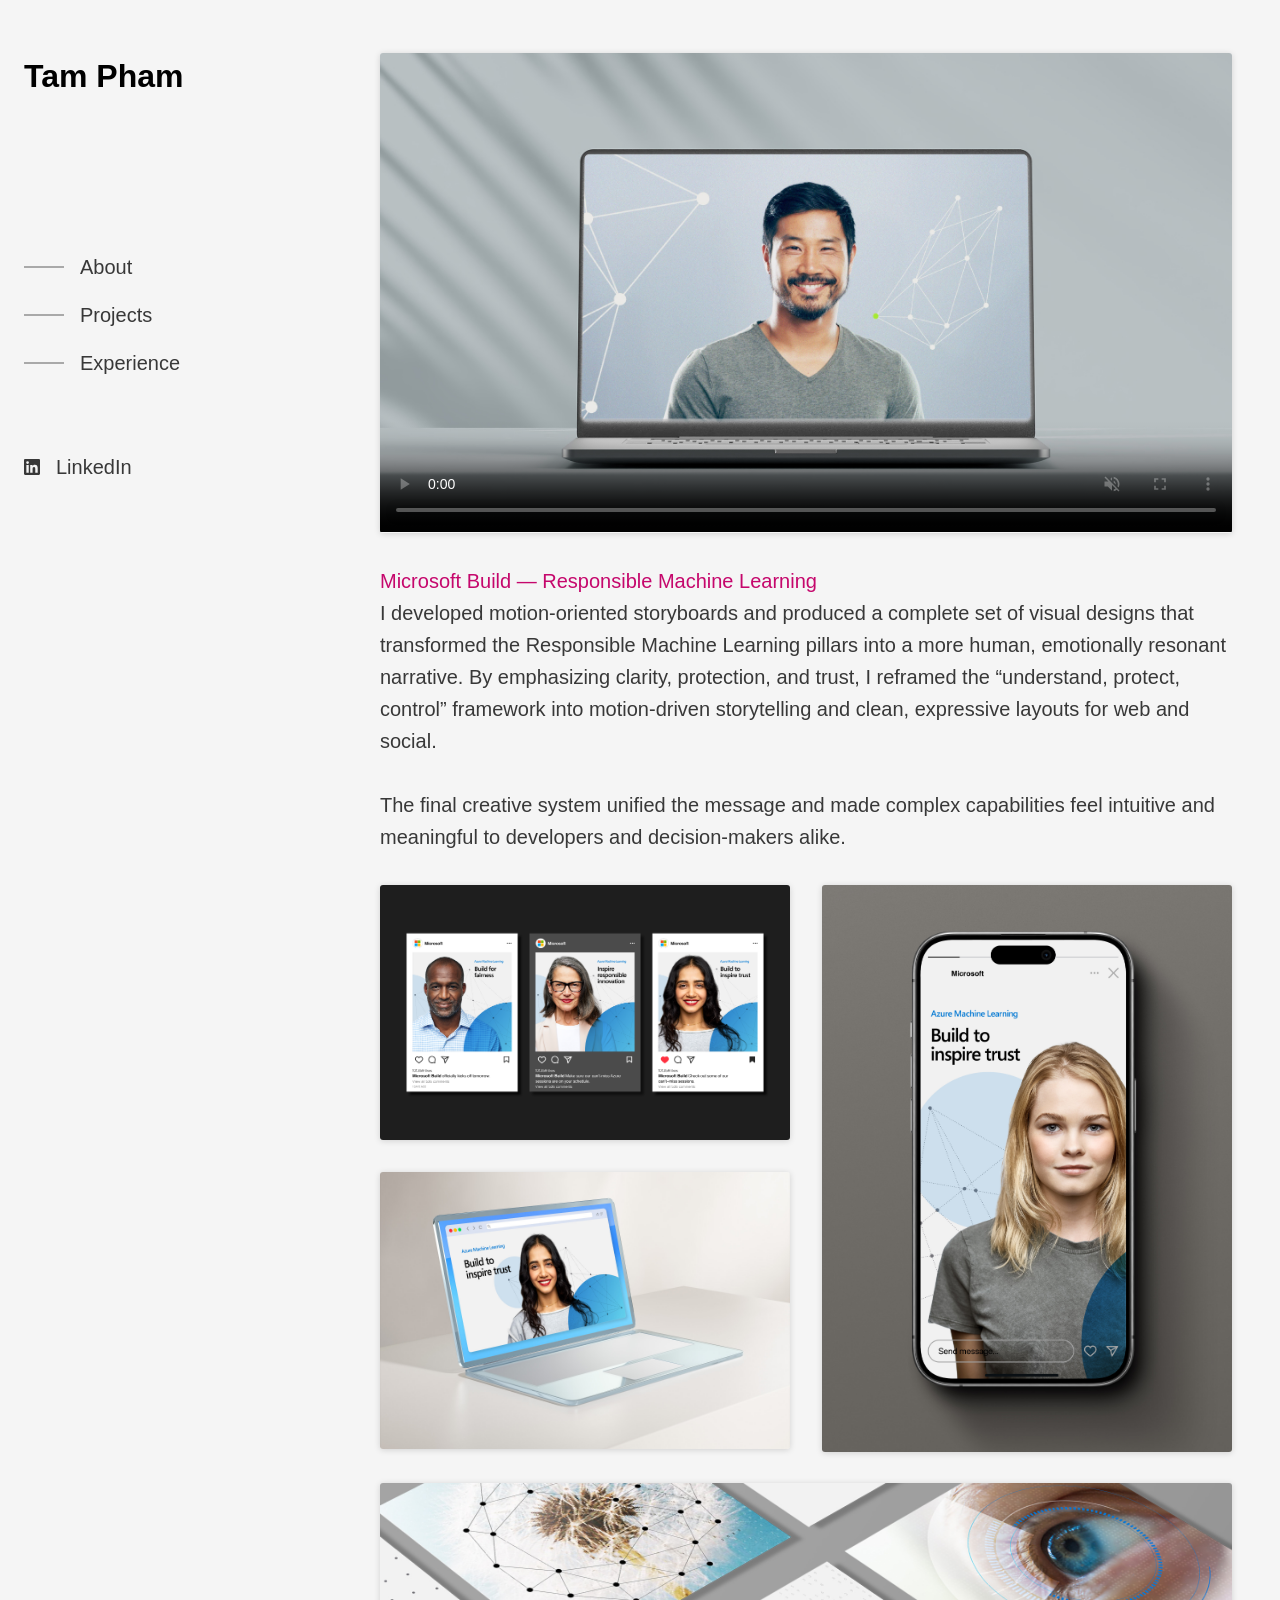
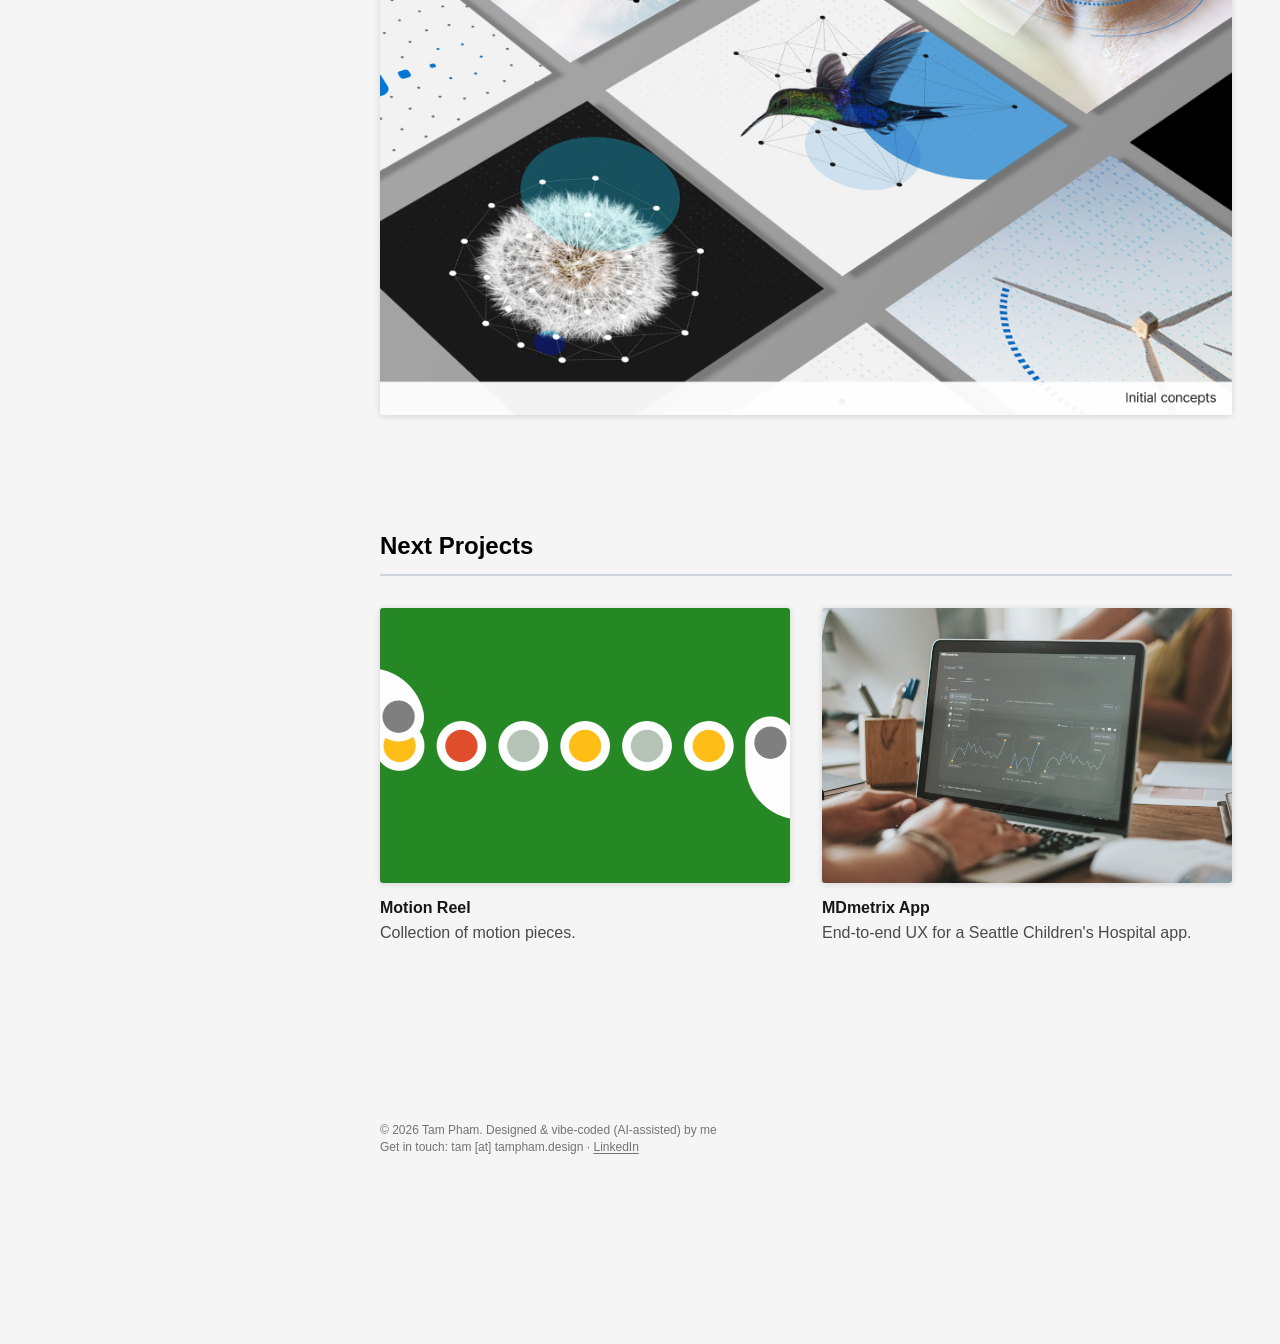
<file: project_ms_build.html>
<!DOCTYPE html>
<html lang="en">

<head>
  <meta charset="utf-8" />
  <meta name="viewport" content="width=device-width,initial-scale=1" />
  <title>Tam Pham — Portfolio</title>
      <!-- Favicon -->
  <link rel="icon" href="./favicon.ico" type="image/x-icon">
  <link rel="stylesheet" href="./css/style.css">
</head>

<body>
  <div class="page-layout">

    <aside class="sidebar">
      <div class="sidebar-inner">

        <h1 class="logo"><a href="index.html">Tam Pham</a></h1>

        <!-- Hamburger button -->
        <button class="menu-toggle" aria-controls="site-nav" aria-expanded="false">
          <svg width="28" height="28" viewBox="0 0 24 24" aria-hidden="true">
            <rect x="3" y="6" width="18" height="2" rx="1"></rect>
            <rect x="3" y="11" width="18" height="2" rx="1"></rect>
            <rect x="3" y="16" width="18" height="2" rx="1"></rect>
          </svg>
        </button>

        <nav id="site-nav">
          <ul>
            <li><a href="./index.html#about">About</a></li>
            <li><a href="./index.html#projects">Projects</a></li>
            <li><a href="./index.html#experience">Experience</a></li>
          </ul>

          <a
            href="https://www.linkedin.com/in/tam-pham-i-am"
            class="nav-linkedin"
            target="_blank"
            rel="noopener noreferrer"
          >
            <svg
              class="icon-linkedin"
              xmlns="http://www.w3.org/2000/svg"
              viewBox="0 0 24 24"
              aria-hidden="true"
            >
              <path
                d="M20.45 20.45h-3.56v-5.57c0-1.33-.03-3.05-1.86-3.05-1.86 
                   0-2.15 1.45-2.15 2.95v5.67H9.32V9h3.41v1.56h.05c.48-.9 
                   1.66-1.86 3.42-1.86 3.66 0 4.34 2.41 4.34 5.54v6.21zM5.34 
                   7.43a2.07 2.07 0 11-.01-4.14 2.07 2.07 0 01.01 4.14zm1.78 
                   13.02H3.56V9h3.56v11.45zM22.22 0H1.78C.8 0 0 .78 0 1.72v20.55C0 
                   23.22.8 24 1.78 24h20.44c.98 0 1.78-.78 1.78-1.73V1.72C24 
                   .78 23.2 0 22.22 0z"
                fill="currentColor"
              />
            </svg>
            LinkedIn
          </a>

        </nav>
      </div>
    </aside>

    <!-- MAIN CONTENT -->
    <main class="content">

      <figure class="project-hero">
        <video
          class="hero-video"
          controls
          playsinline
          preload="metadata"
          poster="./assets/AZ_Build_video_still.jpg"
        >
          <source src="./assets/AZ_Build_sm.mp4" type="video/mp4">
          <img src="./assets/AZ_Build_video_still.jpg" alt="Microsoft Build Event hero image">
        </video>
      </figure>

      <p>
        <span class="highlight">Microsoft Build — Responsible Machine Learning</span><br>
        I developed motion-oriented storyboards and produced a complete set of visual designs that transformed the 
        Responsible Machine Learning pillars into a more human, emotionally resonant narrative. 
        By emphasizing clarity, protection, and trust, I reframed the “understand, protect, control” 
        framework into motion-driven storytelling and clean, expressive layouts for web and social.<br><br>

        The final creative system unified the message and made complex capabilities feel intuitive 
        and meaningful to developers and decision-makers alike.
      </p>

      <section class="project-masonry">

        <figure class="m-item">
          <img src="./assets/AZ_Build_mockup1.png" alt="..." loading="lazy">
        </figure>

        <figure class="m-item">
          <img src="./assets/AZ_Build_mockup2b_glass.jpg" alt="..." loading="lazy">
        </figure>

        <figure class="m-item">
          <img src="./assets/AZ_Build_mockup3.jpg" alt="..." loading="lazy">
        </figure>

        <figure class="m-item wide">
          <img src="./assets/AZ_Build_mockup4.jpg" alt="..." loading="lazy">
        </figure>

      </section>

      <section id="projects" class="section">
        <h3>Next Projects</h3>

        <div class="project-grid">

          <a href="./project_motion_reel.html" class="project-card">
          <img src="./assets/MotionReel_cover.png" alt="Motion Reel">
          <h4>Motion Reel</h4>
          <p>Collection of motion pieces.</p>
          </a>
          
          <a href="./project_mdmetrix.html" class="project-card">
          <img src="./assets/Mdmetrix_cover.jpg" alt="MDmetrix App">
          <h4>MDmetrix App</h4>
          <p>End-to-end UX for a Seattle Children's Hospital app.</p>
          </a>

        </div>
      </section>
      <footer class="footnote">
      <div>© 2026 Tam Pham. Designed & vibe-coded (AI-assisted) by me</div>

      <div class="contact">
      Get in touch: tam [at] tampham.design ·
      <a href="https://www.linkedin.com/in/tam-pham-i-am" target="_blank" rel="noopener noreferrer">LinkedIn</a>
      </div>
      </footer>
    </main>

  </div>
  
<button class="back-to-top" type="button" aria-label="Back to top">
  ↑ Top
</button>
  <script>
// ================================
// NAV + SCROLL HIGHLIGHT
// ================================

// ===== Cache DOM refs =====
const sections   = document.querySelectorAll('section');
const siteNav    = document.getElementById('site-nav');
const menuToggle = document.querySelector('.menu-toggle');
const navTopLinks = siteNav ? siteNav.querySelectorAll('ul > li > a') : [];

// ===== Scroll handler: set active link =====
function setActiveOnScroll() {
  if (!sections.length || !navTopLinks.length) return;

  let current = '';
  const offset = 120; // adjust if header height changes

  sections.forEach(section => {
    const sectionTop = section.offsetTop - offset;
    if (window.scrollY >= sectionTop) current = section.id;
  });

  navTopLinks.forEach(link => {
    const href = link.getAttribute('href') || '';
    // For the homepage where links are like "#about"
    const isDirectAnchor = href.startsWith('#') && href === `#${current}`;
    // For subpages where links are like "index.html#about"
    const isIndexAnchor  = href.includes('#') && href.endsWith(`#${current}`);

    link.classList.toggle('active', isDirectAnchor || isIndexAnchor);
  });
}

window.addEventListener('scroll', setActiveOnScroll, { passive: true });
document.addEventListener('DOMContentLoaded', setActiveOnScroll);

  // ===== Back to Top button =====
const backToTopBtn = document.querySelector('.back-to-top');

if (backToTopBtn) {
  const showAfter = 600; // px scrolled before showing

  function toggleBackToTop() {
    backToTopBtn.classList.toggle('is-visible', window.scrollY > showAfter);
  }

  window.addEventListener('scroll', toggleBackToTop, { passive: true });
  document.addEventListener('DOMContentLoaded', toggleBackToTop);

  backToTopBtn.addEventListener('click', () => {
    window.scrollTo({ top: 0, behavior: 'smooth' });
  });
}

// ===== Mobile hamburger =====
if (menuToggle && siteNav) {
  menuToggle.addEventListener('click', () => {
    siteNav.classList.toggle('active');
    const expanded = menuToggle.getAttribute('aria-expanded') === 'true';
    menuToggle.setAttribute('aria-expanded', String(!expanded));
  });

  // Close menu after clicking a nav item (mobile)
  siteNav.querySelectorAll('a[href^="#"]').forEach(a => {
    a.addEventListener('click', () => {
      siteNav.classList.remove('active');
      menuToggle.setAttribute('aria-expanded', 'false');
    });
  });
}

// ================================
// HERO VIDEO: autoplay when visible,
// pause briefly on last frame, then loop
// ================================
const heroVideo = document.querySelector('.hero-video');

if (heroVideo) {
  // Make sure it's muted & inline (good for mobile autoplay)
  heroVideo.muted = true;
  heroVideo.playsInline = true;

  const playThreshold = 0.6;      // 60% visible
  const pauseDuration = 1000;     // pause 1s on last frame
  let lastIntersectionRatio = 0;  // track visibility

  function safePlay() {
    const playPromise = heroVideo.play();
    if (playPromise && typeof playPromise.catch === 'function') {
      playPromise.catch(() => {
        // Autoplay might be blocked; silently ignore
      });
    }
  }

  // --- IntersectionObserver for visibility-based play/pause ---
  function handleVisibility(entries) {
    entries.forEach(entry => {
      if (entry.target !== heroVideo) return;

      lastIntersectionRatio = entry.intersectionRatio;

      if (entry.isIntersecting && entry.intersectionRatio >= playThreshold) {
        // If we're already at the very end, let the "ended" handler manage the restart
        const duration = heroVideo.duration;
        if (!isNaN(duration) && duration > 0) {
          const remaining = duration - heroVideo.currentTime;
          if (remaining < 0.15 || heroVideo.ended) {
            return;
          }
        }
        safePlay();
      } else {
        // Out of view → pause
        heroVideo.pause();
      }
    });
  }

  if ('IntersectionObserver' in window) {
    const observer = new IntersectionObserver(handleVisibility, {
      threshold: playThreshold
    });
    observer.observe(heroVideo);
  } else {
    // Fallback: just try to play once on load
    safePlay();
  }

  // --- Pause on the last frame, then loop after a delay ---
  heroVideo.addEventListener('ended', () => {
    const duration = heroVideo.duration;

    // Stick to the final frame visually
    if (!isNaN(duration) && duration > 0) {
      heroVideo.pause();
      heroVideo.currentTime = Math.max(duration - 0.01, 0);
    }

    // After a pause, restart *only if* it's still mostly visible
    setTimeout(() => {
      if (lastIntersectionRatio >= playThreshold) {
        heroVideo.currentTime = 0;
        safePlay();
      }
    }, pauseDuration);
  });
}

</script>


</body>
</html>
</file>
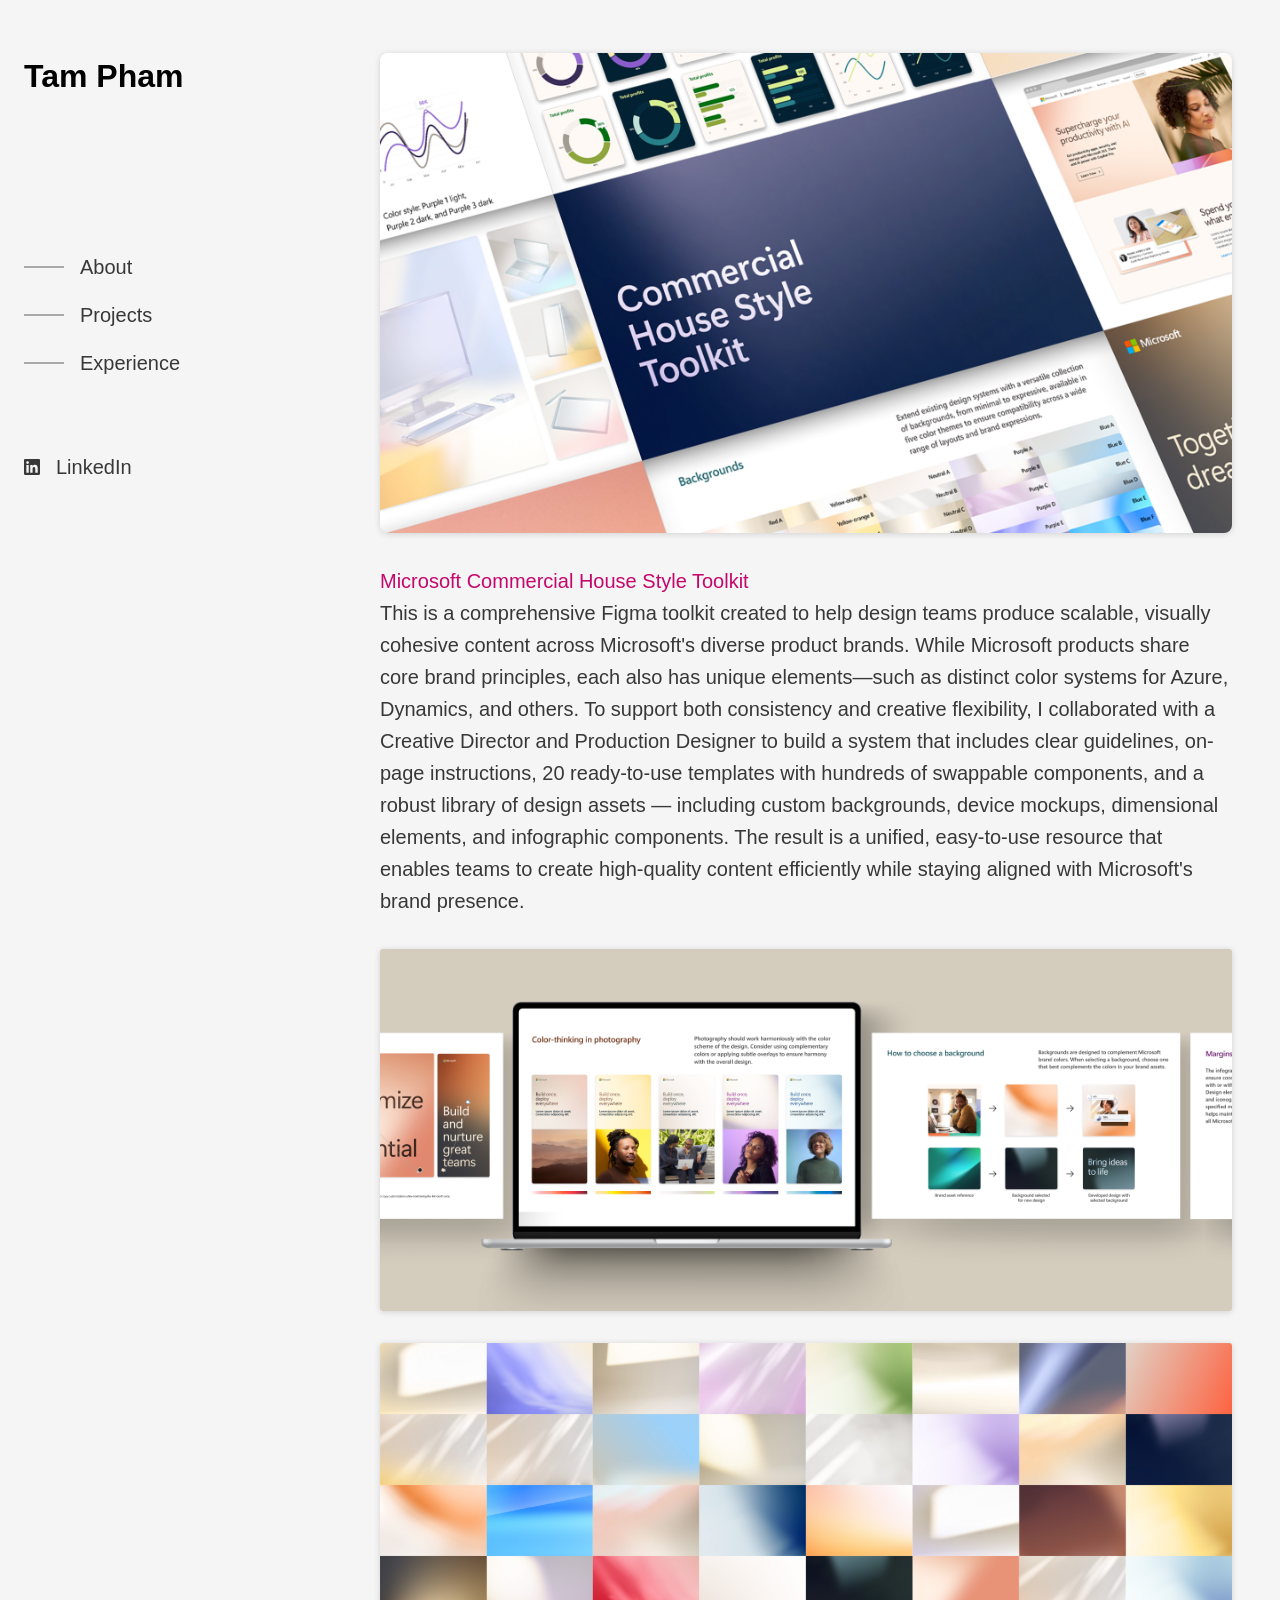
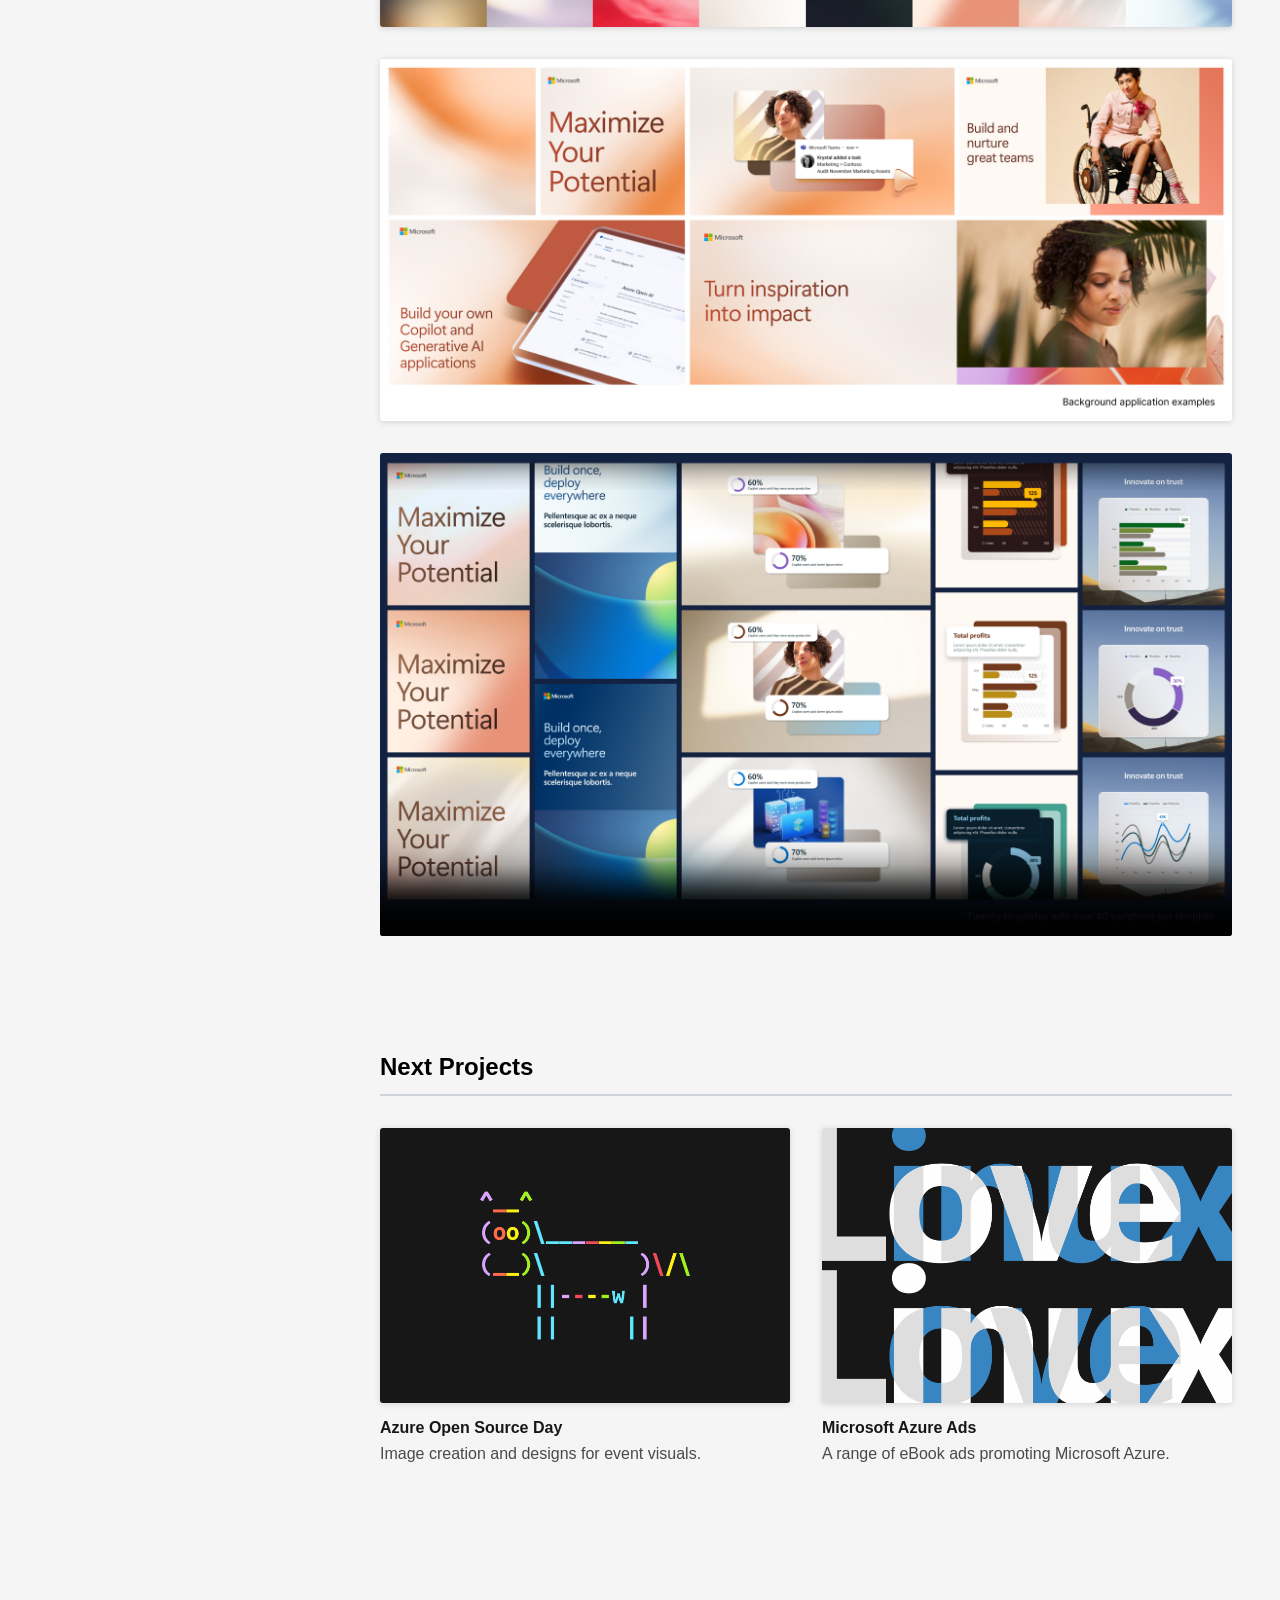
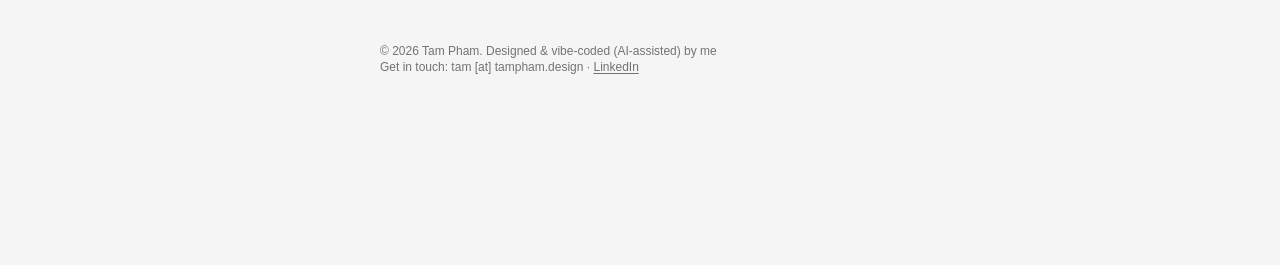
<file: project_ms_housestylekit.html>
<!DOCTYPE html>
<html lang="en">

  <head>
    <meta charset="utf-8" />
    <meta name="viewport" content="width=device-width,initial-scale=1" />
    <title>Tam Pham — Portfolio</title>
        <!-- Favicon -->
  <link rel="icon" href="./favicon.ico" type="image/x-icon">
    <!-- Your stylesheet -->
    <link rel="stylesheet" href="./css/style.css">
  </head>

  <body>
    <div class="page-layout">
      <aside class="sidebar">
        <div class="sidebar-inner">
          <h1 class="logo"><a href="index.html">Tam Pham</a></h1>

          <!-- Hamburger button -->
          <button class="menu-toggle" aria-controls="site-nav" aria-expanded="false">
            <svg width="28" height="28" viewBox="0 0 24 24" aria-hidden="true">
              <rect x="3" y="6" width="18" height="2" rx="1"></rect>
              <rect x="3" y="11" width="18" height="2" rx="1"></rect>
              <rect x="3" y="16" width="18" height="2" rx="1"></rect>
            </svg>
          </button>

          <nav id="site-nav">
            <ul>
              <li><a href="./index.html#about">About</a></li>
              <li><a href="./index.html#projects">Projects</a></li>
              <li><a href="./index.html#experience">Experience</a></li>
            </ul>
            <a href="https://www.linkedin.com/in/tam-pham-i-am"
  class="nav-linkedin"
  target="_blank"
  rel="noopener noreferrer"
>
  <svg
    class="icon-linkedin"
    xmlns="http://www.w3.org/2000/svg"
    viewBox="0 0 24 24"
    aria-hidden="true"
  >
    <path
      d="M20.45 20.45h-3.56v-5.57c0-1.33-.03-3.05-1.86-3.05-1.86 
         0-2.15 1.45-2.15 2.95v5.67H9.32V9h3.41v1.56h.05c.48-.9 
         1.66-1.86 3.42-1.86 3.66 0 4.34 2.41 4.34 5.54v6.21zM5.34 
         7.43a2.07 2.07 0 11-.01-4.14 2.07 2.07 0 01.01 4.14zm1.78 
         13.02H3.56V9h3.56v11.45zM22.22 0H1.78C.8 0 0 .78 0 1.72v20.55C0 
         23.22.8 24 1.78 24h20.44c.98 0 1.78-.78 1.78-1.73V1.72C24 
         .78 23.2 0 22.22 0z"
      fill="currentColor"
    />
  </svg>
  LinkedIn
</a>
          </nav>
        </div>
      </aside>

      <main class="content">
        <figure class="project-hero">
          <img src="./assets/MS_CommercialHST_mockup1.jpg" alt="Mdmetrix App hero image">
        </figure>
        <p><span class="highlight">Microsoft Commercial House Style Toolkit</span><br>
          This is a comprehensive Figma toolkit created to help design teams produce scalable, 
          visually cohesive content across Microsoft's diverse product brands. While Microsoft products 
          share core brand principles, each also has unique elements—such as distinct color systems for 
          Azure, Dynamics, and others. To support both consistency and creative flexibility, I collaborated 
          with a Creative Director and Production Designer to build a system that includes clear guidelines, 
          on-page instructions, 20 ready-to-use templates with hundreds of swappable components, and a robust library of 
          design assets — including custom backgrounds, device mockups, dimensional elements, and 
          infographic components. The result is a unified, easy-to-use resource that enables teams to create 
          high-quality content efficiently while staying aligned with Microsoft's brand presence.
        </p>

        <section class="project-masonry">

          <figure class="m-item wide">
            <img src="./assets/MS_CommercialHST_mockup2.png" alt="..." loading="lazy">
          </figure>

          <figure class="m-item wide">
            <img src="./assets/MS_CommercialHST_mockup3.jpg" alt="..." loading="lazy">
          </figure>
                    
          <figure class="m-item wide">
            <img src="./assets/MS_CommercialHST_mockup4.jpg" alt="..." loading="lazy">
          </figure>


  <figure class="m-item wide">
  <video
    class="m-video"
    playsinline
    muted
    autoplay
    loop controls
    preload="metadata"
    poster="./assets/MS_CommercialHST_mockup5.jpg"
  >
    <source src="./assets/MS_CommercialHST_mockup5.mp4" type="video/mp4">
    <img src="./assets/MS_CommercialHST_mockup5.jpg" alt="Microsoft Commercial House Style Toolkit video">
  </video>
</figure>


        </section>

        <section id="projects" class="section">
          <h3>Next Projects</h3>
          <div class="project-grid">

          <a href="./project_ms_azopensource.html" class="project-card">
          <img src="./assets/AzureOpenSourceDay_cover.png" alt="Azure Open Source Day">
          <h4>Azure Open Source Day</h4>
          <p>Image creation and designs for event visuals.</p>
          </a>

         <a href="./project_ms_azure_ads.html" class="project-card">
          <img src="./assets/AZ_EbookAdInserts_covermain.png" alt="Microsoft Azure Ads">
          <h4>Microsoft Azure Ads</h4>
          <p>A range of eBook ads promoting Microsoft Azure.</p>
          </a>

          </div>
        </section>
      <footer class="footnote">
      <div>© 2026 Tam Pham. Designed & vibe-coded (AI-assisted) by me</div>

      <div class="contact">
      Get in touch: tam [at] tampham.design ·
      <a href="https://www.linkedin.com/in/tam-pham-i-am" target="_blank" rel="noopener noreferrer">LinkedIn</a>
      </div>
      </footer>
      </main>
    </div>
<button class="back-to-top" type="button" aria-label="Back to top">
  ↑ Top
</button>

    <!-- JS at the very end so the DOM is loaded -->
    <script>
      // ===== Cache DOM refs =====
      const sections = document.querySelectorAll('section');
      const siteNav = document.getElementById('site-nav');
      const menuToggle = document.querySelector('.menu-toggle');
      const navTopLinks = siteNav.querySelectorAll('ul > li > a'); // About, Projects, Experience

      // ===== Scroll handler: set active link =====
      function setActiveOnScroll() {
        let current = '';
        const offset = 120; // adjust if header height changes

        sections.forEach(section => {
          const sectionTop = section.offsetTop - offset;
          if (window.scrollY >= sectionTop) current = section.id;
        });

        navTopLinks.forEach(link => {
          link.classList.toggle('active', link.getAttribute('href') === `#${current}`);
        });
      }

      window.addEventListener('scroll', setActiveOnScroll, { passive: true });
      document.addEventListener('DOMContentLoaded', setActiveOnScroll);

      // ===== Mobile hamburger =====
      menuToggle.addEventListener('click', () => {
        siteNav.classList.toggle('active');
        const expanded = menuToggle.getAttribute('aria-expanded') === 'true';
        menuToggle.setAttribute('aria-expanded', String(!expanded));
      });
  // ===== Back to Top button =====
const backToTopBtn = document.querySelector('.back-to-top');

if (backToTopBtn) {
  const showAfter = 600; // px scrolled before showing

  function toggleBackToTop() {
    backToTopBtn.classList.toggle('is-visible', window.scrollY > showAfter);
  }

  window.addEventListener('scroll', toggleBackToTop, { passive: true });
  document.addEventListener('DOMContentLoaded', toggleBackToTop);

  backToTopBtn.addEventListener('click', () => {
    window.scrollTo({ top: 0, behavior: 'smooth' });
  });
}

      // Close menu after clicking a nav item (mobile)
      siteNav.querySelectorAll('a[href^="#"]').forEach(a => {
        a.addEventListener('click', () => {
          siteNav.classList.remove('active');
          menuToggle.setAttribute('aria-expanded', 'false');
        });
      });
    </script>

  </body>

</html>
</file>
<file: css/style.css>
/* =========================
   Base / Reset
========================= */
html { scroll-behavior: smooth; }
* { margin: 0; padding: 0; box-sizing: border-box; }

body {
  font-family: "Inter", "IBM Plex Sans", "Helvetica Neue", Arial, system-ui, sans-serif;
  line-height: 1.6;
  font-size: 1.25rem;
  color: #383838;           /* body text */
  background: #F5F5F5;      /* deep blue background */
  display: flex;
  justify-content: center;
}

.footnote {
  text-align: left;
  font-size: 0.75rem;
  color: #737373;
  line-height: 1.4;
  margin: 8rem 0;
}

.footnote a {
  color: inherit;
  text-decoration: underline;
  text-underline-offset: 2px;
  margin-top: 0.15rem; /* very tight spacing */
}
/* Height-responsive spacing entire page */
:root {
  --top-align: clamp(20px, 4.5vh, 48px); /* shared vertical baseline */
  --logo-gap: clamp(12px, 6vh, 96px);
}

/* Logo: replace width-based % gap with vh-based gap */
.logo {
  font-size: 2rem;
  font-weight: bold;
  color: #000;
  margin-top: 0.2em;              /* tiny nudge for optical alignment */
  margin-bottom: var(--logo-gap); /* space below logo */
  max-width: 240px;
  white-space: nowrap;
}

.logo a {
  color: inherit;      /* keeps your existing logo color */
  text-decoration: none;
  display: inline-block; /* optional but recommended */
}

/* Highlight text */
.highlight {
  color: #C5076C;
  font-weight: 500; 
}

.page-layout {
  display: flex;
  width: 100%;
  max-width: 1400px;
  padding: 1% 0%;
  gap: 2rem;
}

/* ===== Sidebar (Desktop) ===== */
.sidebar {
  position: relative;
  width: 300px;
  background: #F5F5F5;
  padding: 2rem 1.5rem;   /* ← choose whichever left padding you prefer */
  display: flex;
  flex-direction: column;
  align-items: stretch;
  gap: 1.25rem;
  /* No fixed height: let the sidebar stretch to the full page height (flex
     align-items: stretch) so the sticky nav can travel the whole scroll. */
}

.sidebar-inner {
  position: sticky;
  top: 2rem;
  z-index: 100;
  display: flex;
  flex-direction: column;
  height: calc(100vh - 4rem);     /* one viewport tall (minus sidebar padding) so it stays pinned */
  gap: clamp(8px, 2.5vh, 28px);   /* proportional vertical rhythm */
}

/* Nav block: sits lower, but capped; scrolls if too tall */
#site-nav {
  display: flex;
  flex-direction: column;
  flex: 1 1 auto;
  min-height: 0;                 /* REQUIRED for flex scroll */
  overflow-y: auto;
  gap: 1rem;
  padding-right: .25rem;
  margin-block-start: clamp(8px, 8vh, 20vh);
  max-height: clamp(240px, 62vh, 70vh);
}

/* Keep your list + link styles (unchanged) */
.sidebar nav ul { list-style: none; padding: 0; margin: 0; }
.sidebar nav li { margin-bottom: 1rem; }

/* Nav links + decorative line */
.sidebar nav a {
  display: flex;
  align-items: center;
  gap: 1rem;
  color: #383838;
  font-weight: 500;
  text-decoration: none;
  transition: color 0.2s ease;
  position: relative;
}

/* left rule for main nav items */
.sidebar nav a::before {
  content: "";
  display: inline-block;
  width: 40px;
  height: 2px;
  background-color: #383838;
  opacity: 0.4;
  transition: opacity 0.3s ease, width 0.3s ease;
}

.sidebar nav a:hover,
.sidebar nav a.active { color: #C5076C; }
.sidebar nav a:hover::before,
.sidebar nav a.active::before {
  opacity: 1; width: 80px; background-color: #C5076C;
}

/* LinkedIn — same style, no rule, pinned at bottom of the nav column */
.sidebar nav a.nav-linkedin::before { content: none; }
.sidebar nav a.nav-linkedin { margin-top: auto; }


/* icon sizing */
.icon-linkedin {
  width: 1rem; /* tweak size to taste */
  height: 1rem;
  display: inline-block;
}


/* Hamburger hidden on desktop */
.menu-toggle {
  display: none;
  background: none;
  border: none;
  cursor: pointer;
  padding: .25rem;
}
.menu-toggle svg rect { fill: #000; }

/* =========================
   Main content
========================= */
main {
  flex: 1;
  padding: var(--top-align) 3rem 3rem;
  max-width: 1280px;
}

/* Sections */
.section { margin-bottom: 6rem; }
.section h2 {
  font-size: 2rem;
  margin-bottom: 1rem;
  border-bottom: 2px solid rgba(149, 163, 178, 0.4);
  padding-bottom: 0.5rem;
  color: #000;
}

.section h3 {
  font-size: 1.5rem;
  margin-bottom: 1rem;
  border-bottom: 2px solid rgba(149, 163, 178, 0.4);
  padding-bottom: 0.5rem;
  color: #000;
}

/* Project Grid & Cards */
.project-grid {
  display: grid;
  grid-template-columns: repeat(auto-fit, minmax(400px, 1fr));
  gap: 2rem;
  margin-top: 2rem;
}
.project-card {
  display: flex;
  flex-direction: column;
  align-items: flex-start;
  text-decoration: none;
  color: #383838;
  border-radius: 3px;
  margin-bottom: 2rem;
  opacity: 90%;
  transition: transform 0.2s ease, opacity 0.2s ease;
}
.project-card img {
  width: 100%;
  height: 275px;
  display: block;
  object-fit: cover;
  border-radius: 3px;
}
.project-card h4 { margin: 0.75rem 0 0; font-size: 1rem; color: #000; }
.project-card p  { margin: 0 0 1rem;     font-size: 1rem; color: #383838; }
.project-card:hover { opacity: 100%; transform: translateY(-5px); }

/* Experience */
#experience { margin-bottom: 4rem; }
#experience h2 { margin-bottom: 2rem; }

.experience-card {
  display: flex;
  background: #F5F5F5;
  border-radius: 10px;
  padding: 2rem;
  margin-bottom: 2rem;
  gap: 2rem;
}
.experience-date {
  flex: 0 0 10%;         /* fixed width column on desktop */
  font-weight: bold;
  color: #383838;
  display: flex;
  flex-direction: column;
  justify-content: flex-start;
  font-size: 0.95rem;
}
.experience-details h3 {
  font-size: 1.25rem;
  margin-bottom: 0.5rem;
  color: #000;
  transition: color 0.2s ease;
}
.experience-details p {
  color: #383838;
  font-size: 1rem;
  line-height: 1.6;
  margin-bottom: 1rem;
}

/* Skills */
.skills { display: flex; flex-wrap: wrap; list-style: none; }
.skills li { font-size: 1rem; color: #9442A9; font-weight: 500; }

/* Back to Top Btn */
.back-to-top {
  position: fixed;
  right: 1.25rem;
  bottom: 1.25rem;
  z-index: 2000;

  padding: .6rem .8rem;
  border: 1px solid rgba(56,56,56,.25);
  border-radius: 999px;
  background: #F2F2F2;
  color: #383838;
  font-size: .9rem;
  cursor: pointer;

  /* hidden by default */
  opacity: 0;
  pointer-events: none;
  transform: translateY(8px);
  transition: opacity .2s ease, transform .2s ease;
}

.back-to-top.is-visible {
  opacity: 1;
  pointer-events: auto;
  transform: translateY(0);
}

.back-to-top:hover {
  border-color: rgba(197,7,82,.6);
  color: #C50752;
}

/* Optional: don’t show on very small screens */
@media (max-width: 480px) {
  .back-to-top { right: .75rem; bottom: .75rem; }
}

/* =========================
 Subpages
========================= */

.project-hero img {
  width: 100%;
  height: auto;
  display: block;
  border-radius: 0.5rem; /* optional */
}
.project-hero {
  margin-bottom: 2rem;
}

.project-hero video.hero-video {
  width: 100%;
  height: auto;
  display: block;
  border-radius: 3px;
  object-fit: contain;       /* keep it beautifully cropped */
}


/* Masonry: two columns on desktop, one on mobile */
.project-masonry {
  column-count: 1;
  column-gap: 2rem;         /* gutter between columns */
  margin-top: 2rem;
  margin-bottom: 5rem;
}

.m-item {
  break-inside: avoid;          /* keep each figure intact */
  margin: 0 0 2rem;
}

.m-item img {
  width: 100%;
  height: auto;
  display: block;
  border-radius: 3px;         /* match your style */
}
.m-item video {
  width: 100%;
  height: auto;
  display: block;
  border-radius: 3px;
}

/* Global subtle image/video shadow */
.project-card img,
.m-item img,
.project-hero img,
.project-hero .hero-video  {
  box-shadow: 0 1px 6px rgba(0, 0, 0, 0.15);
}

.no-shadow {
  box-shadow: none !important;
}


/* =========================
   Desktop only (>=769px)
========================= */
@media (min-width: 769px) {
  .section {
    scroll-margin-top: 2rem; /* spacing above page */
  }

  /* Masonry layout */
  .project-masonry { column-count: 2; }

  .project-masonry .m-item.wide {
  width: 100%;
  column-span: all;
  break-inside: avoid;
  display: block;
  }

  /* Extra LinkedIn spacing on desktop */
  .sidebar nav a.nav-linkedin {
    margin-top: 2em; /* gives visual separation */
  }
}
/* =========================
   Mobile (<=768px)
========================= */
@media (max-width: 768px) {
  :root { --mobile-header-h: 56px; }      /* header height used below */
  .section { scroll-margin-top: var(--mobile-header-h); }

  /* Layout stacks */
  .page-layout {
    flex-direction: column;
    gap: .75rem;
  }

  /* Sidebar becomes top header bar */
  .sidebar {
    position: sticky;          /* pin whole header */
    top: 0;
    z-index: 1000;
    width: 100%;
    height: auto;
    padding: 0 .8rem;          /* no vertical padding */
    border-bottom: 1px solid #383838;
    background: #F5F5F5;
    display: flex;
    align-items: center;       /* center the row vertically */
  }

  /* Header row: logo + hamburger */
  .sidebar-inner {
    position: relative;        /* anchor for dropdown nav */
    top: auto;
    z-index: 1000;
    display: flex;
    flex-direction: row;
    align-items: center;
    justify-content: space-between;
    gap: .5rem;
    width: 100%;
    height: var(--mobile-header-h);
  }

  .logo {
    margin: 0;
    font-size: 1.5rem;
    font-weight: 700;
    line-height: 1;
  }

  /* Hamburger button */
  .menu-toggle {
    position: static;          /* flex item in the row */
    margin-left: auto;
    display: inline-flex;
    align-items: center;
    justify-content: center;
    width: 40px;
    height: 40px;              /* comfy tap target */
    background: none;
    border: none;
    padding: 0;
    line-height: 0;
    cursor: pointer;
    z-index: 1002;             /* just for stacking, not positioning */
  }
  .menu-toggle svg { width: 24px; height: 24px; }
  .menu-toggle svg rect { fill: #000; }

  /* Mobile dropdown nav */
  #site-nav {
    display: none;             /* hidden until toggled */
    position: absolute;        /* anchored to .sidebar-inner */
    top: 100%;
    right: 0;
    margin-block-start: 0;     /* reset desktop offset */
    max-height: none;          /* no scroll constraints */
    overflow: visible;
    background: #F5F5F5;
    border: 1px solid #383838;
    border-radius: 10px;
    padding: 1.25rem 1rem;
    min-width: 180px;
    z-index: 1001;
    transform: translateY(-3px);   /* ← MOVE UP */
  }
  #site-nav.active { display: block; }

  #site-nav ul {
    display: flex;
    flex-direction: column;
    gap: .55rem;
    margin: 0;
    padding: 0;
  }

  /* extra delineation before LinkedIn */
  .sidebar nav a.nav-linkedin {
    margin-top: .9rem;
  }

  /* No decorative line in compact menu */
  .sidebar nav a::before {
    display: none;
  }

  /* Content adjustments */
  main { padding: 1rem; }
  .project-grid { grid-template-columns: 1fr; }
  .experience-card { flex-direction: column; gap: .75rem; }
  .experience-date { flex: none; width: 80%; margin-bottom: 0; }
}

/* =========================
   Short desktops(short height)
========================= */
@media (max-height: 800px) and (min-width: 769px) {
  .logo { font-size: 2.2rem; }
  #site-nav { gap: 0.75rem; }
  .sidebar nav a { gap: 0.75rem; }
}

@media (max-height: 700px) and (min-width: 769px) {
  .logo { font-size: 2rem; }
  #site-nav { gap: 0.6rem; }
  .sidebar nav a { gap: 0.6rem; }
  .sidebar nav a::before { width: 32px; }
  .sidebar nav a:hover::before,
  .sidebar nav a.active::before { width: 56px; }
}
</file>
